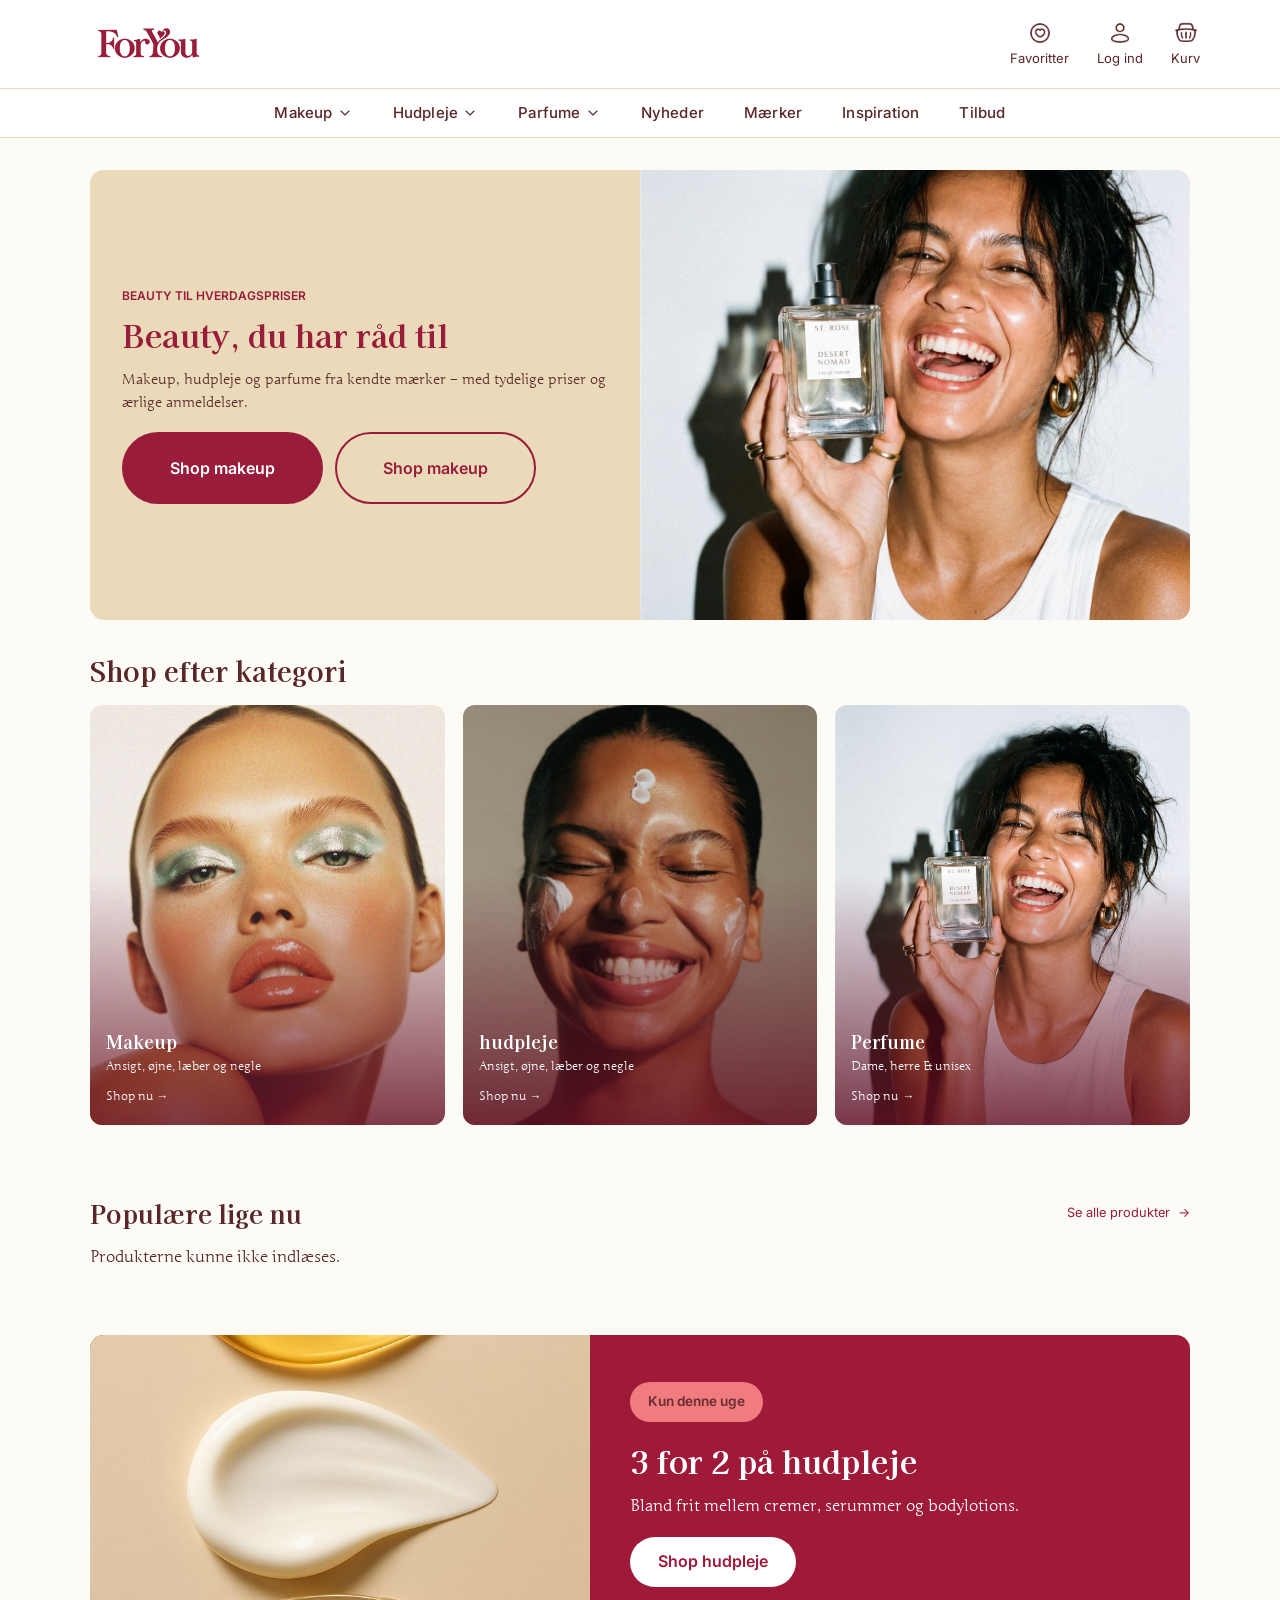
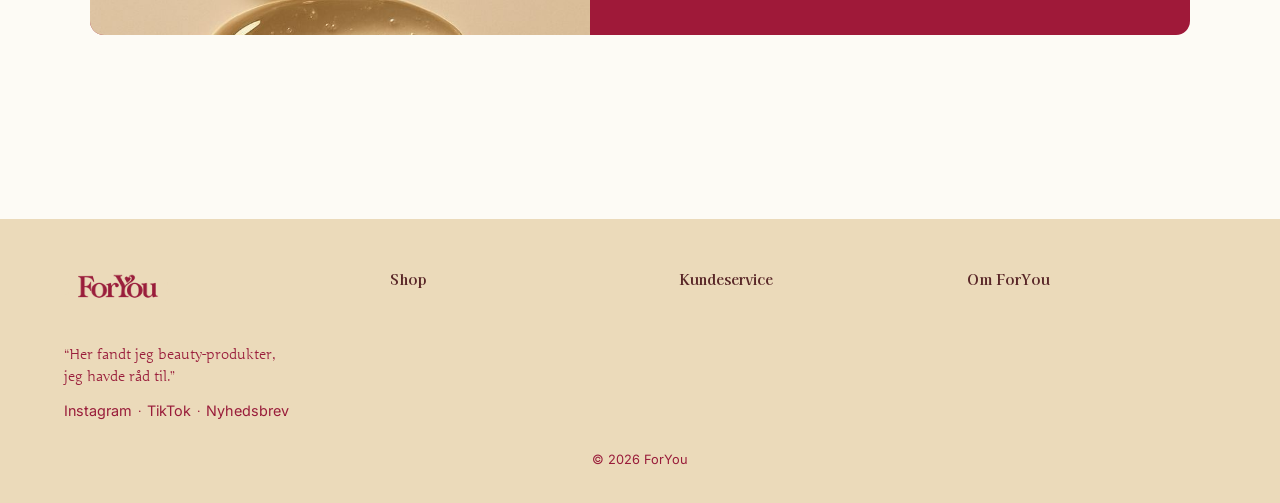
<file: index.html>
<!DOCTYPE html>
<html lang="da">

<head>
  <meta charset="UTF-8">
  <meta name="viewport" content="width=device-width, initial-scale=1.0">
  <title>ForYou – Forside</title>
  <link rel="icon" type="image/png" href="img/logo.png">

  <!-- Fonte -->
  <link rel="preconnect" href="https://fonts.googleapis.com">
  <link rel="preconnect" href="https://fonts.gstatic.com" crossorigin>
  <link rel="stylesheet"
    href="https://fonts.googleapis.com/css2?family=Baskervville+SC:wght@700&family=Inter:wght@400;500;600;700&family=Junge&family=Kaisei+Tokumin:wght@700&display=swap">

  <!-- CSS: fælles først, så sidens egen -->
  <link rel="stylesheet" href="style.css">
  <link rel="stylesheet" href="faelles.css">
  <link rel="stylesheet" href="footer.css">
  <link rel="stylesheet" href="index.css">

  <script src="faelles.js" defer></script>
  <script src="index.js" defer></script>
</head>

<body>

  <!-- ===== HEADER (samme på alle sider) ===== -->
  <header>
    <div class="hovedraekke">
      <div class="ikon_gruppe ikon_gruppe_venstre">
        <button class="ikon_knap menu_knap" aria-label="Åbn menu" aria-expanded="false">
          <svg class="ikon" viewBox="0 0 24 24" aria-hidden="true"><path d="M4 7h16M4 12h16M4 17h16" /></svg>
        </button>
        <a href="productlist.html?favoritter=1" class="ikon_knap" aria-label="Favoritter"><img src="img/ikon-hjerte.png" alt=""></a>
      </div>

      <a href="index.html" class="logo"><img src="img/logo.png" alt="ForYou – til forsiden"></a>

      <div class="ikon_gruppe">
        <a href="productlist.html?favoritter=1" class="ikon_knap desktop_ikon"><img src="img/ikon-hjerte.png" alt=""><span class="ikon_tekst">Favoritter</span></a>
        <a href="#" class="ikon_knap"><img src="img/ikon-bruger.png" alt=""><span class="ikon_tekst">Log ind</span><span class="sr_only">Log ind</span></a>
        <a href="kurv.html" class="ikon_knap"><img src="img/ikon-kurv.png" alt=""><span class="ikon_tekst">Kurv</span><span class="sr_only">Kurv</span><span class="kurv_antal" aria-label="varer i kurven"></span></a>
      </div>
    </div>

    <nav class="hovednavigation ui_tekst" aria-label="Hovedmenu">
      <button class="luk_menu" aria-label="Luk menu"><img src="img/ikon-luk.png" alt=""></button>
      <ul>
        <li><a href="productlist.html?kategori=makeup">Makeup <svg class="ikon" viewBox="0 0 24 24" aria-hidden="true"><path d="M6 9l6 6 6-6" /></svg></a></li>
        <li><a href="productlist.html?kategori=hudpleje">Hudpleje <svg class="ikon" viewBox="0 0 24 24" aria-hidden="true"><path d="M6 9l6 6 6-6" /></svg></a></li>
        <li><a href="productlist.html?kategori=parfume">Parfume <svg class="ikon" viewBox="0 0 24 24" aria-hidden="true"><path d="M6 9l6 6 6-6" /></svg></a></li>
        <li><a href="productlist.html?sort=nyeste">Nyheder</a></li>
        <li><a href="productlist.html">Mærker</a></li>
        <li><a href="index.html#inspiration">Inspiration</a></li>
        <li><a href="productlist.html?sort=rabat">Tilbud</a></li>
      </ul>
    </nav>
    <div class="menu_baggrund" hidden></div>
  </header>






  <!-- ===== INDHOLD ===== -->
  <main>
    <div class="section1">
      <img class="firstimg" src="img/hero.jpg" alt="hero">
      <div class="sec1div">
        <p>Beauty til hverdagspriser</p>
        <h1>Beauty, du har råd til</h1>
        <p>Makeup, hudpleje og parfume fra kendte mærker – med tydelige priser og ærlige anmeldelser.</p>
        <div class="bnt1">

          <button class="firstButton">
            <a href="productlist.html" class="knap">Shop makeup</a>
          </button>

          <button class="secondButton">
            <a href="productlist.html" class="knap">Shop makeup</a>
          </button>
        </div>
      </div>
    </div>



    <h2 class="h2_1">Shop efter kategori</h2>

    <!-- Slideshow container -->
    <div class="slideshow-container">

      <!-- Full-width images with number and caption text -->
      <div class="mySlides fade">
        <!-- <div class="numbertext">1 / 3</div> -->
        <img src="img/kategori-makeup.jpg" alt="makeup">
        <div class="text">
          <h3>Makeup</h3>
          <p>Ansigt, øjne, læber og negle</p>
          <a href="productlist.html" class="shop-link">
            Shop nu <span>→</span>
          </a>
        </div>
      </div>

      <div class="mySlides fade">
        <!-- <div class="numbertext">1 / 3</div> -->
        <img src="img/kategori-hudpleje.jpg" alt="hudpleje">
        <div class="text">
          <h3>hudpleje</h3>
          <p>Ansigt, øjne, læber og negle</p>
          <a href="productlist.html" class="shop-link">
            Shop nu <span>→</span>
          </a>
        </div>
      </div>

      <div class="mySlides fade">
        <!-- <div class="numbertext">1 / 3</div> -->
        <img src="img/hero.jpg" alt="perfume">
        <div class="text">
          <h3>Perfume</h3>
          <p>Dame, herre & unisex</p>
          <a href="productlist.html" class="shop-link">
            Shop nu <span>→</span>
          </a>
        </div>
      </div>

      <!-- Next and previous buttons -->
      <a class="prev" onclick="plusSlides(-1)">&#10094;</a>
      <a class="next" onclick="plusSlides(1)">&#10095;</a>
    </div>
    <br>

    <!-- The dots/circles -->
    <div style="text-align:center">
      <span class="dot" onclick="currentSlide(1)"></span>
      <span class="dot" onclick="currentSlide(2)"></span>
      <span class="dot" onclick="currentSlide(3)"></span>
    </div>


    <!-- Populære produkter -->
    <section class="populaere-produkter">
      <div class="produkt-overskrift">
        <h2>Populære lige nu</h2>
        <a href="productlist.html" class="se-alle">
          Se alle produkter <span>→</span>
        </a>
      </div>

      <div class="product_list_container">
        <!-- Produkterne indsættes med JavaScript -->
      </div>
    </section>




    <!-- Tilbud på hudpleje -->
    <section class="tilbud-kort">
      <img class="tilbud-billede" src="img/kampagne.jpg" alt="Creme og hudplejeprodukter">

      <div class="tilbud-indhold">
        <span class="tilbud-maerke">Kun denne uge</span>
        <h2>3 for 2 på hudpleje</h2>
        <p>
          Bland frit mellem cremer, serummer og bodylotions.
        </p>
        <a href="productlist.html" class="tilbud-knap">
          Shop hudpleje
        </a>
      </div>
    </section>



  </main>





  <!-- ===== FOOTER ===== -->
  <footer class="site-footer">

    <div class="footer_indhold">

      <!-- Logo og citat -->
      <div class="footer_brand">
        <a href="index.html" class="footer_logo">
          <img src="img/logo.png" alt="ForYou">
        </a>

        <p class="footer_citat">
          “Her fandt jeg beauty-produkter,<br>
          jeg havde råd til.”
        </p>

        <div class="footer_social">
          <a href="#">Instagram</a>
          <span>·</span>
          <a href="#">TikTok</a>
          <span>·</span>
          <a href="#">Nyhedsbrev</a>
        </div>
      </div>

      <!-- Shop -->
      <details class="footer_gruppe">
        <summary>Shop</summary>
        <ul>
          <li><a href="productlist.html">Makeup</a></li>
          <li><a href="productlist.html">Hudpleje</a></li>
          <li><a href="productlist.html">Parfume</a></li>
          <li><a href="productlist.html">Nyheder</a></li>
          <li><a href="productlist.html">Tilbud</a></li>
        </ul>
      </details>

      <!-- Kundeservice -->
      <details class="footer_gruppe">
        <summary>Kundeservice</summary>
        <ul>
          <li><a href="#">Kontakt os</a></li>
          <li><a href="#">Levering</a></li>
          <li><a href="#">Returnering</a></li>
          <li><a href="#">Spørgsmål &amp; svar</a></li>
          <li><a href="#">Handelsbetingelser</a></li>
        </ul>
      </details>

      <!-- Om ForYou -->
      <details class="footer_gruppe">
        <summary>Om ForYou</summary>
        <ul>
          <li><a href="#">Om os</a></li>
          <li><a href="#">Bæredygtighed</a></li>
          <li><a href="#">Privatlivspolitik</a></li>
          <li><a href="#">Cookies</a></li>
          <li><a href="#">Tilgængelighed</a></li>
        </ul>
      </details>

    </div>

    <p class="copyright">© 2026 ForYou</p>


  </footer>

</body>

</html>
</file>
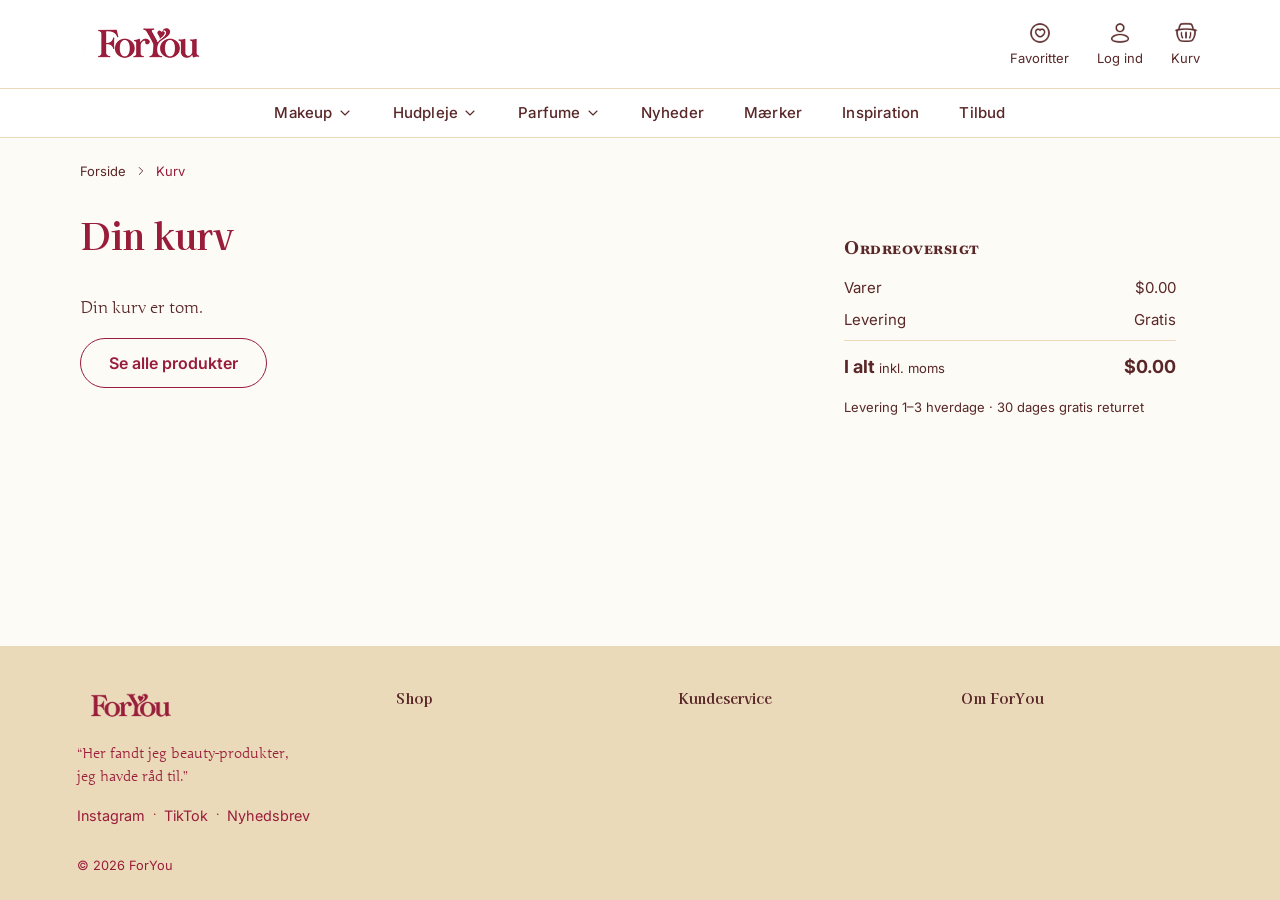
<file: kurv.html>
<!DOCTYPE html>
<html lang="da">

<head>
  <meta charset="UTF-8">
  <meta name="viewport" content="width=device-width, initial-scale=1.0">
  <meta name="description" content="Din kurv hos ForYou.">
  <title>ForYou – Kurv</title>
  <link rel="icon" type="image/png" href="img/logo.png">

  <!-- Fonte -->
  <link rel="preconnect" href="https://fonts.googleapis.com">
  <link rel="preconnect" href="https://fonts.gstatic.com" crossorigin>
  <link rel="stylesheet"
    href="https://fonts.googleapis.com/css2?family=Baskervville+SC:wght@700&family=Inter:wght@400;500;600;700&family=Junge&family=Kaisei+Tokumin:wght@700&display=swap">

  <!-- CSS: fælles først, så sidens egen -->
  <link rel="stylesheet" href="style.css">
  <link rel="stylesheet" href="faelles.css">
  <link rel="stylesheet" href="footer.css">
  <link rel="stylesheet" href="kurv.css">

  <script src="faelles.js" defer></script>
  <script src="kurv.js" defer></script>
</head>

<body>

  <!-- ===== HEADER (samme på alle sider) ===== -->
  <header>
    <div class="hovedraekke">
      <div class="ikon_gruppe ikon_gruppe_venstre">
        <button class="ikon_knap menu_knap" aria-label="Åbn menu" aria-expanded="false">
          <svg class="ikon" viewBox="0 0 24 24" aria-hidden="true"><path d="M4 7h16M4 12h16M4 17h16" /></svg>
        </button>
        <a href="productlist.html?favoritter=1" class="ikon_knap" aria-label="Favoritter"><img src="img/ikon-hjerte.png" alt=""></a>
      </div>

      <a href="index.html" class="logo"><img src="img/logo.png" alt="ForYou – til forsiden"></a>

      <div class="ikon_gruppe">
        <a href="productlist.html?favoritter=1" class="ikon_knap desktop_ikon"><img src="img/ikon-hjerte.png" alt=""><span class="ikon_tekst">Favoritter</span></a>
        <a href="#" class="ikon_knap"><img src="img/ikon-bruger.png" alt=""><span class="ikon_tekst">Log ind</span><span class="sr_only">Log ind</span></a>
        <a href="kurv.html" class="ikon_knap"><img src="img/ikon-kurv.png" alt=""><span class="ikon_tekst">Kurv</span><span class="sr_only">Kurv</span><span class="kurv_antal" aria-label="varer i kurven"></span></a>
      </div>
    </div>

    <nav class="hovednavigation ui_tekst" aria-label="Hovedmenu">
      <button class="luk_menu" aria-label="Luk menu"><img src="img/ikon-luk.png" alt=""></button>
      <ul>
        <li><a href="productlist.html?kategori=makeup">Makeup <svg class="ikon" viewBox="0 0 24 24" aria-hidden="true"><path d="M6 9l6 6 6-6" /></svg></a></li>
        <li><a href="productlist.html?kategori=hudpleje">Hudpleje <svg class="ikon" viewBox="0 0 24 24" aria-hidden="true"><path d="M6 9l6 6 6-6" /></svg></a></li>
        <li><a href="productlist.html?kategori=parfume">Parfume <svg class="ikon" viewBox="0 0 24 24" aria-hidden="true"><path d="M6 9l6 6 6-6" /></svg></a></li>
        <li><a href="productlist.html?sort=nyeste">Nyheder</a></li>
        <li><a href="productlist.html">Mærker</a></li>
        <li><a href="index.html#inspiration">Inspiration</a></li>
        <li><a href="productlist.html?sort=rabat">Tilbud</a></li>
      </ul>
    </nav>
    <div class="menu_baggrund" hidden></div>
  </header>

  <!-- ===== INDHOLD ===== -->
  <main>
    <nav class="broedkrumme wrapper" aria-label="Brødkrumme">
      <ol>
        <li class="kun_mobil"><a href="index.html"><svg class="ikon" viewBox="0 0 24 24" aria-hidden="true"><path d="M15 6l-6 6 6 6" /></svg>Fortsæt med at handle</a></li>
        <li class="kun_desktop"><a href="index.html">Forside</a><svg class="ikon" viewBox="0 0 24 24" aria-hidden="true"><path d="M9 6l6 6-6 6" /></svg></li>
        <li class="kun_desktop" aria-current="page">Kurv</li>
      </ol>
    </nav>

    <div class="kurv_side wrapper">
      <section class="kurv" aria-labelledby="kurv_overskrift">
        <h1 id="kurv_overskrift">Din kurv</h1>
        <ul class="kurv_liste"></ul>
      </section>

      <aside class="opsummering" aria-label="Opsummering">
        <h2>Ordreoversigt</h2>
        <dl>
          <div><dt>Varer</dt><dd class="sum_varer">$0.00</dd></div>
          <div><dt>Levering</dt><dd class="sum_levering">$0.00</dd></div>
          <div class="sum_rabat_raekke" hidden><dt>3 for 2 på hudpleje</dt><dd class="sum_rabat">-$0.00</dd></div>
          <div class="total"><dt>I alt <span>inkl. moms</span></dt><dd class="sum_total">$0.00</dd></div>
        </dl>
        <p class="fragt_besked"></p>
        <a href="#kasse" class="knap knap_primaer til_kassen">Gå til kassen</a>
      </aside>
    </div>

    <!-- ===== Kassen: html-valideret formular ===== -->
    <section class="kasse wrapper" id="kasse" aria-labelledby="kasse_overskrift">
      <h2 class="sektion_overskrift" id="kasse_overskrift">Kassen</h2>

      <form class="kasse_form" novalidate>
        <fieldset>
          <legend>Kontaktoplysninger</legend>
          <div class="felt_raekke">
            <label class="felt">
              <span>Fornavn *</span>
              <input type="text" name="fornavn" autocomplete="given-name" required minlength="2">
              <span class="fejl">Skriv dit fornavn</span>
            </label>
            <label class="felt">
              <span>Efternavn *</span>
              <input type="text" name="efternavn" autocomplete="family-name" required minlength="2">
              <span class="fejl">Skriv dit efternavn</span>
            </label>
          </div>
          <label class="felt">
            <span>E-mail *</span>
            <input type="email" name="email" autocomplete="email" required>
            <span class="fejl">Skriv en gyldig e-mail, fx navn@mail.dk</span>
          </label>
          <label class="felt">
            <span>Telefon *</span>
            <input type="tel" name="telefon" autocomplete="tel" required pattern="[0-9 ]{8,11}" placeholder="12 34 56 78">
            <span class="fejl">Skriv et telefonnummer på 8 cifre</span>
          </label>
        </fieldset>

        <fieldset>
          <legend>Leveringsadresse</legend>
          <label class="felt">
            <span>Adresse *</span>
            <input type="text" name="adresse" autocomplete="street-address" required>
            <span class="fejl">Skriv din adresse</span>
          </label>
          <div class="felt_raekke">
            <label class="felt felt_lille">
              <span>Postnr. *</span>
              <input type="text" name="postnr" autocomplete="postal-code" inputmode="numeric" required pattern="[0-9]{4}" maxlength="4">
              <span class="fejl">Postnummeret skal være 4 cifre</span>
            </label>
            <label class="felt">
              <span>By *</span>
              <input type="text" name="by" autocomplete="address-level2" required>
              <span class="fejl">Skriv din by</span>
            </label>
          </div>
        </fieldset>

        <fieldset class="betaling">
          <legend>Betaling</legend>
          <label class="valg"><input type="radio" name="betaling" value="MobilePay" required checked> MobilePay</label>
          <label class="valg"><input type="radio" name="betaling" value="Kort" required> Betalingskort</label>
          <label class="valg"><input type="radio" name="betaling" value="Apple Pay" required> Apple Pay</label>
        </fieldset>

        <label class="valg betingelser">
          <input type="checkbox" name="betingelser" required>
          <span>Jeg accepterer <a href="#">handelsbetingelserne</a> *</span>
        </label>
        <label class="valg">
          <input type="checkbox" name="nyhedsbrev">
          <span>Ja tak til nyhedsbrev med tilbud</span>
        </label>
        <span class="fejl betingelser_fejl">Du skal acceptere handelsbetingelserne</span>

        <button type="submit" class="knap knap_primaer bestil">Bestil</button>
      </form>
    </section>

    <!-- Vises når ordren er sendt -->
    <section class="tak wrapper" hidden aria-live="polite">
      <h2 class="sektion_overskrift">Tak for din bestilling!</h2>
      <p class="tak_tekst"></p>
      <a href="index.html" class="knap knap_outline">Tilbage til forsiden</a>
    </section>
  </main>

  <!-- ===== FOOTER ===== -->
  <footer class="site-footer">

    <div class="footer_indhold">

      <!-- Logo og citat -->
      <div class="footer_brand">
        <a href="index.html" class="footer_logo">
          <img src="img/logo.png" alt="ForYou">
        </a>

        <p class="footer_citat">
          “Her fandt jeg beauty-produkter,<br>
          jeg havde råd til.”
        </p>

        <div class="footer_social">
          <a href="#">Instagram</a>
          <span>·</span>
          <a href="#">TikTok</a>
          <span>·</span>
          <a href="#">Nyhedsbrev</a>
        </div>
      </div>

      <!-- Shop -->
      <details class="footer_gruppe">
        <summary>Shop</summary>
        <ul>
          <li><a href="productlist.html">Makeup</a></li>
          <li><a href="productlist.html">Hudpleje</a></li>
          <li><a href="productlist.html">Parfume</a></li>
          <li><a href="productlist.html">Nyheder</a></li>
          <li><a href="productlist.html">Tilbud</a></li>
        </ul>
      </details>

      <!-- Kundeservice -->
      <details class="footer_gruppe">
        <summary>Kundeservice</summary>
        <ul>
          <li><a href="#">Kontakt os</a></li>
          <li><a href="#">Levering</a></li>
          <li><a href="#">Returnering</a></li>
          <li><a href="#">Spørgsmål &amp; svar</a></li>
          <li><a href="#">Handelsbetingelser</a></li>
        </ul>
      </details>

      <!-- Om ForYou -->
      <details class="footer_gruppe">
        <summary>Om ForYou</summary>
        <ul>
          <li><a href="#">Om os</a></li>
          <li><a href="#">Bæredygtighed</a></li>
          <li><a href="#">Privatlivspolitik</a></li>
          <li><a href="#">Cookies</a></li>
          <li><a href="#">Tilgængelighed</a></li>
        </ul>
      </details>

    </div>

    <p class="copyright">© 2026 ForYou</p>


  </footer>

</body>

</html>
</file>
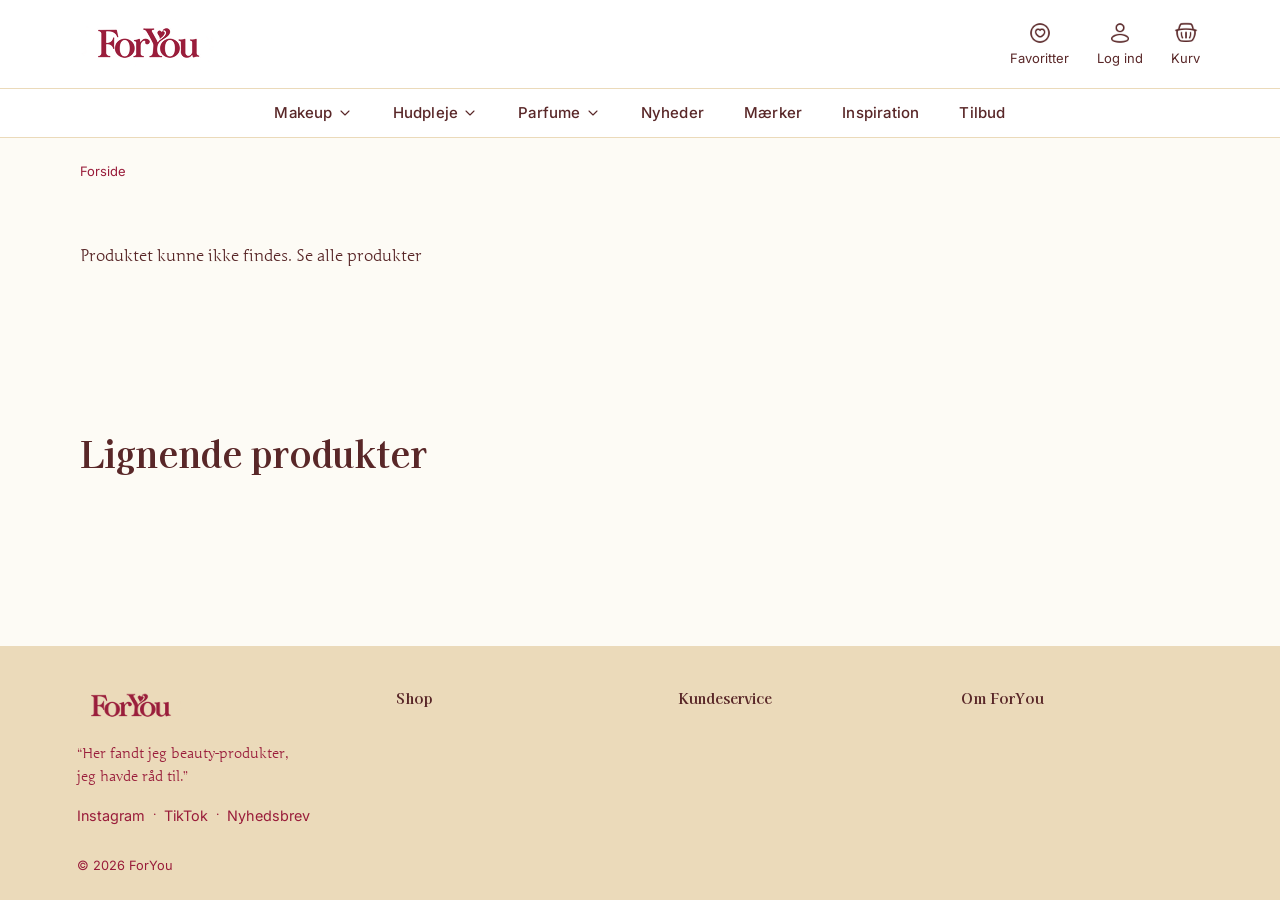
<file: productdetails.html>
<!DOCTYPE html>
<html lang="da">

<head>
  <meta charset="UTF-8">
  <meta name="viewport" content="width=device-width, initial-scale=1.0">
  <meta name="description" content="Produkt hos ForYou – beauty, du har råd til.">
  <title>ForYou – Produkt</title>
  <link rel="icon" type="image/png" href="img/logo.png">

  <!-- Fonte -->
  <link rel="preconnect" href="https://fonts.googleapis.com">
  <link rel="preconnect" href="https://fonts.gstatic.com" crossorigin>
  <link rel="stylesheet"
    href="https://fonts.googleapis.com/css2?family=Baskervville+SC:wght@700&family=Inter:wght@400;500;600;700&family=Junge&family=Kaisei+Tokumin:wght@700&display=swap">

  <!-- CSS: fælles først, så sidens egen -->
  <link rel="stylesheet" href="style.css">
  <link rel="stylesheet" href="faelles.css">
  <link rel="stylesheet" href="footer.css">
  <link rel="stylesheet" href="productdetails.css">

  <script src="faelles.js" defer></script>
  <script src="productdetails.js" defer></script>
</head>

<body>

  <!-- ===== HEADER (samme på alle sider) ===== -->
  <header>
    <div class="hovedraekke">
      <div class="ikon_gruppe ikon_gruppe_venstre">
        <button class="ikon_knap menu_knap" aria-label="Åbn menu" aria-expanded="false">
          <svg class="ikon" viewBox="0 0 24 24" aria-hidden="true"><path d="M4 7h16M4 12h16M4 17h16" /></svg>
        </button>
        <a href="productlist.html?favoritter=1" class="ikon_knap" aria-label="Favoritter"><img src="img/ikon-hjerte.png" alt=""></a>
      </div>

      <a href="index.html" class="logo"><img src="img/logo.png" alt="ForYou – til forsiden"></a>

      <div class="ikon_gruppe">
        <a href="productlist.html?favoritter=1" class="ikon_knap desktop_ikon"><img src="img/ikon-hjerte.png" alt=""><span class="ikon_tekst">Favoritter</span></a>
        <a href="#" class="ikon_knap"><img src="img/ikon-bruger.png" alt=""><span class="ikon_tekst">Log ind</span><span class="sr_only">Log ind</span></a>
        <a href="kurv.html" class="ikon_knap"><img src="img/ikon-kurv.png" alt=""><span class="ikon_tekst">Kurv</span><span class="sr_only">Kurv</span><span class="kurv_antal" aria-label="varer i kurven"></span></a>
      </div>
    </div>

    <nav class="hovednavigation ui_tekst" aria-label="Hovedmenu">
      <button class="luk_menu" aria-label="Luk menu"><img src="img/ikon-luk.png" alt=""></button>
      <ul>
        <li><a href="productlist.html?kategori=makeup">Makeup <svg class="ikon" viewBox="0 0 24 24" aria-hidden="true"><path d="M6 9l6 6 6-6" /></svg></a></li>
        <li><a href="productlist.html?kategori=hudpleje">Hudpleje <svg class="ikon" viewBox="0 0 24 24" aria-hidden="true"><path d="M6 9l6 6 6-6" /></svg></a></li>
        <li><a href="productlist.html?kategori=parfume">Parfume <svg class="ikon" viewBox="0 0 24 24" aria-hidden="true"><path d="M6 9l6 6 6-6" /></svg></a></li>
        <li><a href="productlist.html?sort=nyeste">Nyheder</a></li>
        <li><a href="productlist.html">Mærker</a></li>
        <li><a href="index.html#inspiration">Inspiration</a></li>
        <li><a href="productlist.html?sort=rabat">Tilbud</a></li>
      </ul>
    </nav>
    <div class="menu_baggrund" hidden></div>
  </header>

  <!-- ===== INDHOLD ===== -->
  <main>
    <nav class="broedkrumme wrapper" aria-label="Brødkrumme">
      <ol>
        <li class="kun_mobil"><a href="index.html"><svg class="ikon" viewBox="0 0 24 24" aria-hidden="true"><path d="M15 6l-6 6 6 6" /></svg>Forside</a></li>
        <li class="kun_desktop"><a href="index.html">Forside</a></li>
      </ol>
    </nav>

    <div class="product_container wrapper">
      <p class="tom_besked">Henter produkt…</p>
    </div>

    <section class="lignende wrapper" aria-labelledby="lignende_overskrift">
      <h2 class="sektion_overskrift" id="lignende_overskrift">Lignende produkter</h2>
      <div class="produkt_grid lignende_container"></div>
    </section>
  </main>

  <!-- ===== FOOTER ===== -->
  <footer class="site-footer">

    <div class="footer_indhold">

      <!-- Logo og citat -->
      <div class="footer_brand">
        <a href="index.html" class="footer_logo">
          <img src="img/logo.png" alt="ForYou">
        </a>

        <p class="footer_citat">
          “Her fandt jeg beauty-produkter,<br>
          jeg havde råd til.”
        </p>

        <div class="footer_social">
          <a href="#">Instagram</a>
          <span>·</span>
          <a href="#">TikTok</a>
          <span>·</span>
          <a href="#">Nyhedsbrev</a>
        </div>
      </div>

      <!-- Shop -->
      <details class="footer_gruppe">
        <summary>Shop</summary>
        <ul>
          <li><a href="productlist.html">Makeup</a></li>
          <li><a href="productlist.html">Hudpleje</a></li>
          <li><a href="productlist.html">Parfume</a></li>
          <li><a href="productlist.html">Nyheder</a></li>
          <li><a href="productlist.html">Tilbud</a></li>
        </ul>
      </details>

      <!-- Kundeservice -->
      <details class="footer_gruppe">
        <summary>Kundeservice</summary>
        <ul>
          <li><a href="#">Kontakt os</a></li>
          <li><a href="#">Levering</a></li>
          <li><a href="#">Returnering</a></li>
          <li><a href="#">Spørgsmål &amp; svar</a></li>
          <li><a href="#">Handelsbetingelser</a></li>
        </ul>
      </details>

      <!-- Om ForYou -->
      <details class="footer_gruppe">
        <summary>Om ForYou</summary>
        <ul>
          <li><a href="#">Om os</a></li>
          <li><a href="#">Bæredygtighed</a></li>
          <li><a href="#">Privatlivspolitik</a></li>
          <li><a href="#">Cookies</a></li>
          <li><a href="#">Tilgængelighed</a></li>
        </ul>
      </details>

    </div>

    <p class="copyright">© 2026 ForYou</p>


  </footer>

</body>

</html>
</file>
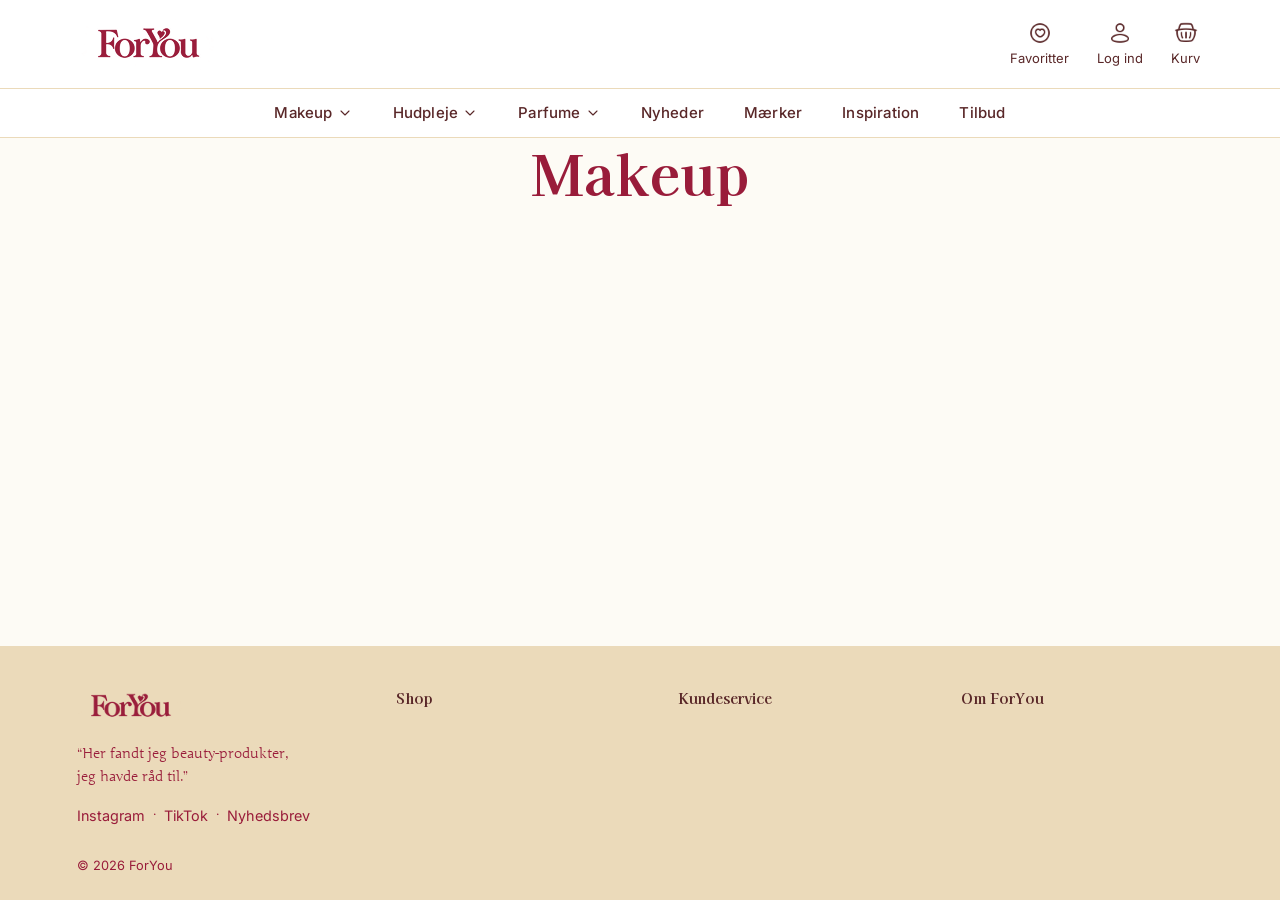
<file: productlist.html>
<!DOCTYPE html>
<html lang="da">

<head>
  <meta charset="UTF-8">
  <meta name="viewport" content="width=device-width, initial-scale=1.0">
  <title>ForYou – Produkter</title>
  <link rel="icon" type="image/png" href="img/logo.png">

  <!-- Fonte -->
  <link rel="preconnect" href="https://fonts.googleapis.com">
  <link rel="preconnect" href="https://fonts.gstatic.com" crossorigin>
  <link rel="stylesheet"
    href="https://fonts.googleapis.com/css2?family=Baskervville+SC:wght@700&family=Inter:wght@400;500;600;700&family=Junge&family=Kaisei+Tokumin:wght@700&display=swap">

  <!-- CSS: fælles først, så sidens egen -->
  <link rel="stylesheet" href="style.css">
  <link rel="stylesheet" href="faelles.css">
  <link rel="stylesheet" href="footer.css">
  <link rel="stylesheet" href="productlist.css">

  <script src="faelles.js" defer></script>
  <script src="productlist.js" defer></script>
</head>

<body>

  <!-- ===== HEADER (samme på alle sider) ===== -->
  <header>
    <div class="hovedraekke">
      <div class="ikon_gruppe ikon_gruppe_venstre">
        <button class="ikon_knap menu_knap" aria-label="Åbn menu" aria-expanded="false">
          <svg class="ikon" viewBox="0 0 24 24" aria-hidden="true"><path d="M4 7h16M4 12h16M4 17h16" /></svg>
        </button>
        <a href="productlist.html?favoritter=1" class="ikon_knap" aria-label="Favoritter"><img src="img/ikon-hjerte.png" alt=""></a>
      </div>

      <a href="index.html" class="logo"><img src="img/logo.png" alt="ForYou – til forsiden"></a>

      <div class="ikon_gruppe">
        <a href="productlist.html?favoritter=1" class="ikon_knap desktop_ikon"><img src="img/ikon-hjerte.png" alt=""><span class="ikon_tekst">Favoritter</span></a>
        <a href="#" class="ikon_knap"><img src="img/ikon-bruger.png" alt=""><span class="ikon_tekst">Log ind</span><span class="sr_only">Log ind</span></a>
        <a href="kurv.html" class="ikon_knap"><img src="img/ikon-kurv.png" alt=""><span class="ikon_tekst">Kurv</span><span class="sr_only">Kurv</span><span class="kurv_antal" aria-label="varer i kurven"></span></a>
      </div>
    </div>

    <nav class="hovednavigation ui_tekst" aria-label="Hovedmenu">
      <button class="luk_menu" aria-label="Luk menu"><img src="img/ikon-luk.png" alt=""></button>
      <ul>
        <li><a href="productlist.html?kategori=makeup">Makeup <svg class="ikon" viewBox="0 0 24 24" aria-hidden="true"><path d="M6 9l6 6 6-6" /></svg></a></li>
        <li><a href="productlist.html?kategori=hudpleje">Hudpleje <svg class="ikon" viewBox="0 0 24 24" aria-hidden="true"><path d="M6 9l6 6 6-6" /></svg></a></li>
        <li><a href="productlist.html?kategori=parfume">Parfume <svg class="ikon" viewBox="0 0 24 24" aria-hidden="true"><path d="M6 9l6 6 6-6" /></svg></a></li>
        <li><a href="productlist.html?sort=nyeste">Nyheder</a></li>
        <li><a href="productlist.html">Mærker</a></li>
        <li><a href="index.html#inspiration">Inspiration</a></li>
        <li><a href="productlist.html?sort=rabat">Tilbud</a></li>
      </ul>
    </nav>
    <div class="menu_baggrund" hidden></div>
  </header>

  <!-- ===== INDHOLD ===== -->
  <main class="wrapper">
    <h1>Makeup</h1>
    <div class="product_list_container"></div>
  </main>

  <!-- ===== FOOTER ===== -->
  <footer class="site-footer">

    <div class="footer_indhold">

      <!-- Logo og citat -->
      <div class="footer_brand">
        <a href="index.html" class="footer_logo">
          <img src="img/logo.png" alt="ForYou">
        </a>

        <p class="footer_citat">
          “Her fandt jeg beauty-produkter,<br>
          jeg havde råd til.”
        </p>

        <div class="footer_social">
          <a href="#">Instagram</a>
          <span>·</span>
          <a href="#">TikTok</a>
          <span>·</span>
          <a href="#">Nyhedsbrev</a>
        </div>
      </div>

      <!-- Shop -->
      <details class="footer_gruppe">
        <summary>Shop</summary>
        <ul>
          <li><a href="productlist.html">Makeup</a></li>
          <li><a href="productlist.html">Hudpleje</a></li>
          <li><a href="productlist.html">Parfume</a></li>
          <li><a href="productlist.html">Nyheder</a></li>
          <li><a href="productlist.html">Tilbud</a></li>
        </ul>
      </details>

      <!-- Kundeservice -->
      <details class="footer_gruppe">
        <summary>Kundeservice</summary>
        <ul>
          <li><a href="#">Kontakt os</a></li>
          <li><a href="#">Levering</a></li>
          <li><a href="#">Returnering</a></li>
          <li><a href="#">Spørgsmål &amp; svar</a></li>
          <li><a href="#">Handelsbetingelser</a></li>
        </ul>
      </details>

      <!-- Om ForYou -->
      <details class="footer_gruppe">
        <summary>Om ForYou</summary>
        <ul>
          <li><a href="#">Om os</a></li>
          <li><a href="#">Bæredygtighed</a></li>
          <li><a href="#">Privatlivspolitik</a></li>
          <li><a href="#">Cookies</a></li>
          <li><a href="#">Tilgængelighed</a></li>
        </ul>
      </details>

    </div>

    <p class="copyright">© 2026 ForYou</p>


  </footer>

</body>

</html>
</file>
<file: style.css>
/* =====================================================
   FÆLLES STYLES – bruges på ALLE sider
   Ret farver og fonte her, så ændres de overalt.
   Side-specifik CSS skrives i fx index.css
   ===================================================== */

/* ===== Farver og fonte ===== */
:root {
  /* Farver fra Figma (klikbar protoype) */
  --bordeaux: #991c3a; /* knapper, links, priser, H1 */
  --brun: #592728; /* brødtekst, overskrifter, ikoner */
  --beige: #ebdaba; /* hero, søgefelt, kort, footer */
  --koral: #ed7b7c; /* tilbuds-labels */
  --creme: #fdfbf5; /* sidebaggrund */
  --hvid: #ffffff; /* header og produktkort */

  /* Fonte (hentes fra Google Fonts i <head>) */
  --font-overskrift: "Kaisei Tokumin", serif;
  --font-kort: "Baskervville SC", serif; /* kortoverskrifter */
  --font-broed: "Junge", serif;
  --font-ui: "Inter", system-ui, sans-serif;

  /* Afstande */
  --luft-s: 0.5rem;
  --luft-m: 1rem;
  --luft-l: 2rem;
  --max-bredde: 1200px;
}

/* ===== Nulstilling ===== */
*,
*::before,
*::after {
  box-sizing: border-box;
  margin: 0;
  padding: 0;
}

img {
  display: block;
  max-width: 100%;
}

body {
  font-family: var(--font-broed);
  line-height: 1.6;
  color: var(--brun);
  background-color: var(--creme);
  min-height: 100vh;
  display: flex;
  flex-direction: column;
}

main {
  flex: 1; /* skubber footeren ned i bunden */
}

/* ===== Typografi ===== */
h1,
h2,
h3 {
  font-family: var(--font-overskrift);
  color: var(--brun);
  line-height: 1.2;
  margin-bottom: var(--luft-m);
}

h1 {
  font-size: clamp(2rem, 5vw, 3.5rem);
  color: var(--bordeaux);
}
h2 {
  font-size: clamp(1.5rem, 4vw, 2rem);
}
h3 {
  font-size: 1.25rem;
}

p {
  margin-bottom: var(--luft-m);
}

a {
  color: var(--bordeaux);
}

a:hover {
  color: var(--brun);
}

/* ===== Hjælpeklasser ===== */
.wrapper {
  max-width: var(--max-bredde);
  margin-inline: auto;
  padding: var(--luft-l) var(--luft-m);
}

/* .knap {
  display: inline-block;
  font-family: var(--font-ui);
  font-weight: 600;
  text-decoration: none;
  color: var(--hvid);
  background-color: var(--bordeaux);
  padding: 0.75rem 1.5rem;
  border: none;
  border-radius: 999px;
  cursor: pointer;
}

.knap:hover {
  color: var(--hvid);
  background-color: var(--brun);
} */

/* ===== Header ===== */
header {
  background-color: var(--hvid);
  border-bottom: 3px solid var(--beige);
}

.header_indhold {
  max-width: var(--max-bredde);
  margin-inline: auto;
  padding: var(--luft-m);
  display: flex;
  flex-wrap: wrap;
  align-items: center;
  justify-content: space-between;
  gap: var(--luft-m);
}

.logo img {
  height: 40px;
  width: auto;
}

header nav ul {
  list-style: none;
  display: flex;
  flex-wrap: wrap;
  gap: var(--luft-m);
}

header nav a {
  font-family: var(--font-ui);
  font-weight: 500;
  text-decoration: none;
  color: var(--brun);
}

header nav a:hover {
  color: var(--bordeaux);
}

/* ===== Footer ===== */
footer {
  background-color: var(--beige);
  margin-top: var(--luft-l);
}

.footer_indhold {
  max-width: var(--max-bredde);
  margin-inline: auto;
  padding: var(--luft-l) var(--luft-m);
  display: grid;
  grid-template-columns: repeat(auto-fit, minmax(180px, 1fr));
  gap: var(--luft-l);
}

footer h3 {
  font-size: 1rem;
}

footer ul {
  list-style: none;
}

footer a {
  font-family: var(--font-ui);
  font-size: 0.9rem;
  text-decoration: none;
  color: var(--brun);
}

.copyright {
  text-align: center;
  font-family: var(--font-ui);
  font-size: 0.8rem;
  padding: var(--luft-m);
  margin: 0;
}
</file>
<file: faelles.css>
/* =====================================================
   FÆLLES KOMPONENTER – bruges på kurv og produktside
   (menu, knapper, labels, stjerner, produktkort, brødkrumme, toast)
   Indlæses efter style.css
   ===================================================== */

[hidden] {
  display: none !important;
}

/* Kun for skærmlæsere */
.sr_only {
  position: absolute;
  width: 1px;
  height: 1px;
  overflow: hidden;
  clip: rect(0 0 0 0);
  white-space: nowrap;
}

svg.ikon {
  flex-shrink: 0;
  fill: none;
  stroke: currentColor;
  stroke-width: 1.6;
  stroke-linecap: round;
  stroke-linejoin: round;
}

.ui_tekst {
  font-family: var(--font-ui);
  font-size: 15px;
  font-weight: 500;
  line-height: 20px;
  letter-spacing: 0.2px;
}

/* ===== Header (mobil) ===== */
header {
  position: sticky;
  top: 0;
  z-index: 20;
  color: var(--brun);
  background-color: var(--hvid);
  border-bottom: none;
}

header a {
  color: inherit;
  text-decoration: none;
}

header ul {
  list-style: none;
}

.hovedraekke {
  display: flex;
  justify-content: space-between;
  align-items: center;
  max-width: 1440px;
  height: 60px;
  margin-inline: auto;
  padding: 8px;
}

.logo img {
  width: 104px;
  height: 39px;
  object-fit: contain;
}

.ikon_gruppe {
  display: flex;
  width: 88px;
}

.ikon_knap {
  position: relative;
  display: flex;
  flex-direction: column;
  align-items: center;
  gap: 4px;
  padding: 10px;
  font-family: var(--font-ui);
  font-size: 13px;
  line-height: 18px;
  color: var(--brun);
  border: none;
  background: none;
  cursor: pointer;
}

.ikon_knap img {
  width: 24px;
  height: 24px;
}

.ikon_knap .ikon_tekst {
  display: none;
}

.menu_knap svg {
  width: 24px;
  height: 24px;
  stroke: var(--brun);
}

.kurv_antal {
  position: absolute;
  top: 4px;
  left: 26px;
  min-width: 19px;
  padding: 1px 5px;
  font-family: var(--font-ui);
  font-size: 13px;
  font-weight: 600;
  line-height: 16px;
  letter-spacing: 0.3px;
  text-align: center;
  color: var(--hvid);
  background-color: var(--bordeaux);
  border-radius: 999px;
}

.kurv_antal:empty {
  display: none;
}

/* Bump-animation når der lægges noget i kurven */
.kurv_antal.bump {
  animation: bump 0.4s ease;
}

@keyframes bump {
  50% {
    transform: scale(1.35);
  }
}

.desktop_ikon {
  display: none;
}

/* Hovednavigationen bliver til en skuffe på mobil */
.hovednavigation {
  position: fixed;
  inset: 0 auto 0 0;
  z-index: 30;
  width: min(320px, 85vw);
  padding: 16px;
  background-color: var(--hvid);
  box-shadow: 0 0 24px rgba(58, 0, 16, 0.12);
  transform: translateX(-105%);
  transition: transform 0.3s ease;
}

.hovednavigation.aaben {
  transform: none;
}

.luk_menu {
  display: block;
  margin: 0 0 16px auto;
  padding: 10px;
  border: none;
  background: none;
  cursor: pointer;
}

.luk_menu img {
  width: 24px;
  height: 24px;
}

.hovednavigation ul {
  display: flex;
  flex-direction: column;
  gap: 0;
}

.hovednavigation a {
  display: flex;
  align-items: center;
  gap: 4px;
  padding: 14px 16px;
  font-family: var(--font-ui);
  color: var(--brun);
}

.hovednavigation a svg {
  display: none;
  width: 16px;
  height: 16px;
}

.hovednavigation a:hover,
.hovednavigation a[aria-current="page"] {
  color: var(--bordeaux);
  text-decoration: underline;
  text-underline-offset: 4px;
}

.menu_baggrund {
  position: fixed;
  inset: 0;
  z-index: 25;
  background-color: rgba(89, 39, 40, 0.3);
}

/* ===== Header (desktop) ===== */
@media (min-width: 900px) {
  .hovedraekke {
    height: 88px;
    padding: 18px 80px;
  }

  .logo img {
    width: 140px;
    height: 52px;
  }

  .ikon_gruppe {
    width: auto;
    gap: 28px;
  }

  .menu_knap {
    display: none;
  }

  .desktop_ikon {
    display: flex;
  }

  .ikon_gruppe_venstre {
    display: none;
  }

  .ikon_knap {
    padding: 0;
  }

  .ikon_knap .ikon_tekst {
    display: block;
  }

  .kurv_antal {
    top: -6px;
    left: auto;
    right: -19px;
    min-width: 21px;
    padding: 2px 6px;
    background-color: var(--brun);
  }

  .hovednavigation {
    position: static;
    width: auto;
    padding: 0 80px;
    border-top: 1px solid var(--beige);
    border-bottom: 1px solid var(--beige);
    box-shadow: none;
    transform: none;
    transition: none;
  }

  .luk_menu,
  .menu_baggrund {
    display: none;
  }

  .hovednavigation ul {
    flex-direction: row;
    justify-content: center;
    gap: 8px;
  }

  .hovednavigation a svg {
    display: block;
  }
}

/* ===== Nulstilling inde i main ===== */
main h1,
main h2,
main h3,
main p {
  margin-bottom: 0;
}

main ul,
main ol {
  list-style: none;
}

main a {
  color: inherit;
  text-decoration: none;
}

main a:hover {
  color: inherit;
}

button,
input,
select {
  font-family: inherit;
  font-size: inherit;
  color: inherit;
}

button {
  border: none;
  background: none;
  cursor: pointer;
}

:focus-visible {
  outline: 2px solid var(--bordeaux);
  outline-offset: 2px;
}

/* Sektioner har samme bredde og luft på alle sider */
.wrapper {
  max-width: 1440px;
  margin-inline: auto;
  padding: 0 16px;
}

/* ===== Typografi ===== */
.label_tekst {
  font-family: var(--font-ui);
  font-size: 13px;
  font-weight: 600;
  line-height: 16px;
  letter-spacing: 0.3px;
  text-transform: uppercase;
}

.sektion_overskrift {
  font-family: var(--font-overskrift);
  font-size: 26px;
  font-weight: 700;
  line-height: 34px;
  letter-spacing: -0.2px;
}

.pil_link {
  display: inline-flex;
  align-items: center;
  gap: 6px;
}

.pil_link svg {
  width: 18px;
  height: 18px;
}

.pil_link:hover {
  text-decoration: underline;
}

/* ===== Brødkrumme ===== */
.broedkrumme ol {
  display: flex;
  flex-wrap: wrap;
  align-items: center;
  gap: 6px;
  padding-block: 12px;
  font-family: var(--font-ui);
  font-size: 13px;
  line-height: 18px;
}

.broedkrumme li {
  display: flex;
  align-items: center;
  gap: 6px;
}

.broedkrumme svg {
  width: 14px;
  height: 14px;
}

.broedkrumme a:hover {
  text-decoration: underline;
}

/* På mobil vises kun et link tilbage */
.broedkrumme .kun_desktop {
  display: none;
}

/* ===== Knapper ===== */
.knap {
  display: inline-flex;
  justify-content: center;
  align-items: center;
  gap: 8px;
  min-height: 48px;
  padding: 14px 28px;
  font-family: var(--font-ui);
  font-size: 16px;
  font-weight: 600;
  line-height: 20px;
  text-align: center;
  border-radius: 999px;
  cursor: pointer;
  transition: background-color 0.2s, color 0.2s;
}

.knap_outline {
  color: var(--bordeaux);
  border: 1.5px solid var(--bordeaux);
}

main .knap_outline:hover {
  color: var(--hvid);
  background-color: var(--bordeaux);
}

.knap_primaer,
main .knap_primaer:hover {
  color: var(--hvid);
}

.knap_primaer {
  background-color: var(--bordeaux);
}

.knap_primaer:hover {
  background-color: var(--brun);
}

/* ===== Labels ===== */
.label {
  display: inline-block;
  padding: 5px 10px;
  font-family: var(--font-ui);
  font-size: 13px;
  font-weight: 600;
  line-height: 16px;
  letter-spacing: 0.3px;
  color: var(--hvid);
  background-color: var(--koral);
  border-radius: 999px;
}

.label_moerk {
  background-color: var(--bordeaux);
}

/* ===== Stjerner ===== */
.stjerner {
  display: flex;
  gap: 2px;
}

.stjerner svg {
  width: 14px;
  height: 14px;
  padding: 1.5px;
  fill: var(--bordeaux);
}

.stjerner svg.tom {
  opacity: 0.25;
}

/* ===== Favorit-knap (hjerte) ===== */
.favorit_knap {
  display: flex;
  justify-content: center;
  align-items: center;
  width: 36px;
  height: 36px;
  background-color: var(--hvid);
  border-radius: 999px;
}

.favorit_knap svg {
  width: 20px;
  height: 20px;
  fill: none;
  stroke: var(--brun);
  stroke-width: 1.8;
  transition: fill 0.2s;
}

.favorit_knap.valgt svg {
  fill: var(--bordeaux);
  stroke: var(--bordeaux);
}

/* ===== Produktkort ===== */
.produkt_grid {
  display: grid;
  grid-template-columns: repeat(2, minmax(0, 1fr));
  gap: 12px;
}

.produktkort {
  position: relative;
  display: flex;
  flex-direction: column;
  overflow: hidden;
  background-color: var(--hvid);
  border: 1px solid var(--beige);
  border-radius: 16px;
}

.billedomraade {
  aspect-ratio: 1 / 1;
  background-color: var(--beige);
}

.billedomraade img {
  width: 100%;
  height: 100%;
  object-fit: cover;
  transition: transform 0.4s ease;
}

.produktkort:hover .billedomraade img {
  transform: scale(1.04);
}

.billedomraade .label {
  position: absolute;
  top: 8px;
  left: 8px;
}

.billedomraade .favorit_knap {
  position: absolute;
  top: 8px;
  right: 8px;
  z-index: 1;
}

.produktkort .info {
  display: flex;
  flex-direction: column;
  flex-grow: 1;
  gap: 6px;
  padding: 12px 12px 14px;
}

.produktkort h3 {
  min-height: 48px;
  font-family: var(--font-broed);
  font-size: 16px;
  font-weight: 400;
  line-height: 24px;
}

/* Hele kortet kan klikkes via navnet */
.produktkort h3 a::after {
  content: "";
  position: absolute;
  inset: 0;
}

.produktkort h3 a:hover {
  text-decoration: underline;
}

.rating {
  display: flex;
  align-items: center;
  gap: 2px;
  font-family: var(--font-ui);
  font-size: 13px;
  line-height: 18px;
}

.rating .stjerner {
  margin-right: 2px;
}

.pris {
  display: flex;
  align-items: baseline;
  gap: 8px;
}

.pris .ny_pris {
  font-family: var(--font-ui);
  font-size: 18px;
  font-weight: 700;
  line-height: 24px;
  color: var(--bordeaux);
}

.pris .foer_pris {
  font-family: var(--font-ui);
  font-size: 13px;
  line-height: 18px;
  text-decoration: line-through;
  color: var(--brun);
}

/* Knappen ligger over linket, så den stadig kan klikkes */
.produktkort .knap {
  position: relative;
  z-index: 1;
  width: 100%;
  margin-top: auto;
}

.produktkort .info .afstand {
  height: 6px;
}

/* ===== Besked når noget lægges i kurven ===== */
.toast {
  position: fixed;
  left: 50%;
  bottom: 24px;
  z-index: 40;
  display: flex;
  align-items: center;
  gap: 12px;
  padding: 12px 20px;
  font-family: var(--font-ui);
  font-size: 15px;
  font-weight: 500;
  color: var(--hvid);
  background-color: var(--bordeaux);
  border-radius: 999px;
  box-shadow: 0 4px 16px rgba(58, 0, 16, 0.12);
  transform: translate(-50%, 150%);
  transition: transform 0.3s ease;
}

.toast.vis {
  transform: translate(-50%, 0);
}

.toast a {
  color: var(--hvid);
  text-decoration: underline;
}

.tom_besked {
  grid-column: 1 / -1;
  padding: 40px 0;
  text-align: center;
}

/* ===== Desktop ===== */
@media (min-width: 900px) {
  .wrapper {
    padding-inline: 80px;
  }

  .sektion_overskrift {
    font-size: 36px;
    line-height: 44px;
  }

  /* Brødkrumme */
  .broedkrumme ol {
    gap: 8px;
    padding-block: 24px 0;
  }

  .broedkrumme li {
    gap: 8px;
  }

  .broedkrumme .kun_mobil {
    display: none;
  }

  .broedkrumme .kun_desktop {
    display: flex;
  }

  .broedkrumme li:not(:last-child) {
    color: var(--brun);
  }

  .broedkrumme li:last-child {
    color: var(--bordeaux);
  }

  /* Produktkort */
  .produkt_grid {
    grid-template-columns: repeat(auto-fill, minmax(240px, 1fr));
    gap: 24px;
  }

  .produktkort {
    border-color: var(--beige);
  }

  .billedomraade {
    height: 300px;
    aspect-ratio: auto;
  }

  .billedomraade .label {
    top: 12px;
    left: 12px;
  }

  .billedomraade .favorit_knap {
    top: 12px;
    right: 12px;
  }

  .produktkort .info {
    padding: 16px 16px 18px;
  }
}
</file>
<file: footer.css>
/* ===== Footer =====
   Samme footer som på forsiden (index.css).
   Link denne fil på sider, der bruger <footer class="site-footer"> */

.site-footer {
  margin-top: 60px;
  padding: 40px 6% 24px;
  background-color: var(--beige);
  color: var(--bordeaux);
}

.site-footer .footer_indhold {
  display: grid;
  grid-template-columns: 1fr;
  gap: 12px;
  padding: 0;
}

.footer_logo img {
  width: 220px;
  max-width: 65%;
  margin-bottom: 16px;
}

.footer_citat {
  color: var(--bordeaux);
  font-size: 1.4rem;
}

.footer_social {
  display: flex;
  gap: 8px;
  font-family: var(--font-ui);
  font-size: 0.85rem;
}

.footer_social a,
.footer_gruppe li a {
  color: var(--bordeaux);
  text-decoration: none;
}

.footer_gruppe summary {
  display: flex;
  justify-content: space-between;
  padding: 22px 0;
  cursor: pointer;
  list-style: none;
  font-family: var(--font-overskrift);
  font-size: 1.6rem;
  font-weight: 700;
}

.footer_gruppe summary::-webkit-details-marker {
  display: none;
}

.footer_gruppe ul {
  list-style: none;
  padding-bottom: 20px;
}

.footer_gruppe li {
  margin-bottom: 14px;
}

.site-footer .copyright {
  margin-top: 28px;
  padding: 0;
  text-align: left;
  color: var(--bordeaux);
}

@media (min-width: 1000px) {
  .site-footer .footer_indhold {
    grid-template-columns: 1.15fr 1fr 1fr 1fr;
    gap: 40px;
  }

  .footer_logo img {
    width: 110px;
  }

  .footer_citat {
    max-width: 230px;
    font-size: 0.9rem;
  }

  .footer_social {
    font-size: 0.75rem;
  }

  .footer_gruppe summary {
    padding: 0 0 12px;
    cursor: default;
    color: var(--brun);
    font-size: 0.9rem;
  }

  .footer_gruppe li a {
    color: var(--brun);
    font-size: 0.8rem;
  }
}
</file>
<file: index.css>
/* ===== Forside =====
   CSS der KUN gælder denne side.
   Farver og fonte: brug variablerne fra style.css, fx var(--bordeaux) */
/* 

/* ===== Forside ===== */

main {
  width: 90%;
  max-width: 1200px;
  margin: 20px auto;
}

.section1 {
  background-color: var(--beige);
  border-radius: 20px;
  overflow: hidden;
}

/* Hero image */
.section1 .firstimg {
  width: 100%;
  height: 350px;
  object-fit: cover;
  object-position: center;
}

/* Text content */
.sec1div {
  padding: 24px;
}

.sec1div p:first-child {
  font-family: var(--font-ui);
  font-size: 0.9rem;
  font-weight: 600;
  text-transform: uppercase;
  color: var(--bordeaux);
}

.sec1div h1 {
  margin-bottom: 20px;
}

.sec1div p:nth-of-type(2) {
  margin-bottom: 24px;
}

/* Buttons */
.bnt1 {
  display: flex;
  flex-direction: column;
  gap: 12px;
}

.bnt1 button {
  width: 100%;
  border-radius: 999px;
  padding: 14px 24px;
  font-family: var(--font-ui);
  font-size: 1rem;
  font-weight: 600;
  cursor: pointer;
  background: transparent;
  border: 2px solid var(--bordeaux);
}

.bnt1 button a {
  display: block;
  text-decoration: none;
}

.firstButton {
  background-color: var(--bordeaux) !important;
}

.firstButton a {
  color: var(--hvid);
}

.secondButton {
  background-color: transparent !important;
}

.secondButton a {
  color: var(--bordeaux);
}

.bnt1 button:hover {
  background-color: var(--brun) !important;
}

.bnt1 button:hover a {
  color: var(--hvid);
}

/* ----------------------------------slide cards--------------------------------- */

/* ===== Slideshow ===== */

.h2_1 {
  margin-top: 50px;
  margin-bottom: 20px;
}

.slideshow-container {
  max-width: 1000px;
  position: relative;
  margin: auto;
}

.mySlides {
  display: none;
  position: relative;
  height: 600px;
  overflow: hidden;
  border-radius: 10px;
}

.mySlides img {
  display: block;
  width: 100%;
  height: 100%;
  object-fit: cover;
}

/* Gradient behind the text */
.mySlides::after {
  content: "";
  position: absolute;
  inset: 50% 0 0;
  background: linear-gradient(to bottom, transparent, rgba(80, 20, 30, 0.7));
  pointer-events: none;
}

/* Category text */
.mySlides .text {
  position: absolute;
  bottom: 25px;
  left: 0;
  width: 100%;
  padding: 16px;
  z-index: 2;
  color: white;
  text-align: center;
  display: block;
}

.mySlides .text h3 {
  color: white;
  font-size: 2rem;
  margin: 0 0 10px;
}

.mySlides .text p {
  color: white;
  margin: 0 0 12px;
}

.mySlides .text a {
  color: white;
  text-decoration: none;
}

/* Slide number */
.numbertext {
  position: absolute;
  top: 10px;
  left: 12px;
  z-index: 2;
  color: white;
}

/* Arrows */
.prev,
.next {
  position: absolute;
  top: 50%;
  transform: translateY(-50%);
  z-index: 3;
  padding: 16px;
  border: none;
  background: transparent;
  color: white;
  font-size: 24px;
  cursor: pointer;
}

.prev {
  left: 0;
}

.next {
  right: 0;
}

/* Dots */
.dots-container {
  text-align: center;
  padding: 24px 0;
}

.dot {
  display: inline-block;
  width: 15px;
  height: 15px;
  margin: 0 4px;
  border-radius: 50%;
  background: #bbb;
  cursor: pointer;
}

.dot.active,
.dot:hover {
  background: #717171;
}

/* Fade animation */
.fade {
  animation: fade 0.5s ease;
}

@keyframes fade {
  from {
    opacity: 0.4;
  }
  to {
    opacity: 1;
  }
}

/* ===== Tilbudskort ===== */

.tilbud-kort {
  width: 100%;
  max-width: 615px;
  margin: 40px auto;
  overflow: hidden;
  border-radius: 36px;
  background-color: #9f1939;
}

/* Billede øverst */
.tilbud-billede {
  display: block;
  width: 100%;
  height: 308px;
  object-fit: cover;
  object-position: center;
}

/* Indhold nederst */
.tilbud-indhold {
  padding: 40px;
  color: white;
}

/* Lyserødt mærkat */
.tilbud-maerke {
  display: inline-block;
  padding: 9px 18px;
  margin-bottom: 24px;
  border-radius: 30px;
  background-color: #f17c80;
  color: #672d30;
  font-family: "Inter", sans-serif;
  font-size: 1rem;
  font-weight: 600;
}

/* Overskrift */
.tilbud-indhold h2 {
  margin: 0 0 20px;
  color: white;
  font-family: "Kaisei Tokumin", serif;
  font-size: clamp(1.8rem, 4vw, 2.6rem);
  line-height: 1.3;
}

/* Beskrivelse */
.tilbud-indhold p {
  margin: 0 0 24px;
  color: white;
  font-family: "Junge", serif;
  font-size: 1.25rem;
  line-height: 1.6;
}

/* Hvid knap */
.tilbud-knap {
  display: flex;
  justify-content: center;
  align-items: center;
  width: 100%;

  /* padding: 18px 24px; */
  border-radius: 50px;
  background-color: white;
  color: #9f1939;
  font-family: "Inter", sans-serif;
  /* font-size: 1.35rem; */
  font-weight: 600;
  text-decoration: none;
  transition:
    background-color 0.2s ease,
    color 0.2s ease;
}

.tilbud-knap:hover {
  background-color: #f5e4d1;
  color: #672d30;
}

/* Mobil */
@media (max-width: 767px) {
  .tilbud-kort {
    max-width: 100%;
    border-radius: 28px;
    margin: 30px auto;
  }

  .tilbud-billede {
    height: 260px;
  }

  .tilbud-indhold {
    padding: 28px 24px;
  }

  .tilbud-maerke {
    margin-bottom: 20px;
    font-size: 0.9rem;
  }

  .tilbud-indhold h2 {
    font-size: 1.8rem;
  }

  .tilbud-indhold p {
    font-size: 1.05rem;
  }

  .tilbud-knap {
    min-height: 64px;
    font-size: 1.1rem;
  }

  .tilbud-indhold .tilbud-knap {
    width: fit-content;
    width: 100%;
    min-height: 0;
    height: 48px;
    padding: 0 15px;
    font-size: 1rem;
    align-self: flex-start;
  }
}

/* ------------------------------------------------ */

/* ===== Footer ===== */
.site-footer {
  width: 100%;
  box-sizing: border-box;
  margin-top: 60px;
  padding: 40px 6% 24px;
  background-color: var(--beige);
  color: var(--bordeaux);
}

.footer_indhold {
  display: grid;
  grid-template-columns: 1fr;
  gap: 12px;
  align-items: start;
}

/* Logo */
.footer_logo {
  display: inline-block;
  margin-bottom: 16px;
}

.footer_logo img {
  display: block;
  width: 220px;
  max-width: 65%;
  height: auto;
}

/* Citat */
.footer_citat {
  max-width: 750px;
  margin: 0 0 20px;
  color: var(--bordeaux);
  font-family: "Junge", serif;
  font-size: 1.4rem;
  line-height: 1.5;
}

/* Sociale links */
.footer_social {
  display: flex;
  flex-wrap: wrap;
  align-items: center;
  gap: 8px;
  font-family: "Inter", sans-serif;
  font-size: 0.85rem;
}

.footer_social a {
  color: var(--bordeaux);
  text-decoration: none;
}

.footer_social a:hover {
  text-decoration: underline;
}

/* =====================================
   FOOTER – MOBIL
===================================== */

.footer_gruppe {
  min-width: 0;
  border: none;
}

.footer_gruppe summary {
  display: flex;
  justify-content: space-between;
  align-items: center;
  gap: 20px;
  padding: 22px 0;
  cursor: pointer;
  list-style: none;
  color: var(--bordeaux);
  font-family: "Kaisei Tokumin", serif;
  font-size: 1.6rem;
  font-weight: 700;
}

.footer_gruppe summary::-webkit-details-marker {
  display: none;
}

/* Pil ned */
.footer_gruppe summary::after {
  content: "";
  flex-shrink: 0;
  width: 12px;
  height: 12px;
  border-right: 2px solid var(--bordeaux);
  border-bottom: 2px solid var(--bordeaux);
  transform: rotate(45deg) translateY(-3px);
  transition: transform 0.2s ease;
}

/* Pil op når menuen åbnes */
.footer_gruppe[open] summary::after {
  transform: rotate(225deg);
}

/* Links i dropdown */
.footer_gruppe ul {
  display: block;
  list-style: none;
  padding: 0 0 20px;
  margin: 0;
}

.footer_gruppe li {
  margin-bottom: 14px;
}

.footer_gruppe li a {
  display: inline-block;
  color: var(--bordeaux);
  font-family: "Inter", sans-serif;
  font-size: 0.95rem;
  text-decoration: none;
}

.footer_gruppe li a:hover {
  text-decoration: underline;
}

/* Copyright */
.copyright {
  margin: 28px 0 0;
  color: var(--bordeaux);
  font-family: "Inter", sans-serif;
  font-size: 0.8rem;
}

/* ===== Populære produkter ===== */

.populaere-produkter {
  margin: 48px 0;
}

.produkt-overskrift {
  display: flex;
  justify-content: space-between;
  align-items: center;
  gap: 16px;
  margin-bottom: 16px;
}

.produkt-overskrift h2 {
  margin: 0;
  color: var(--brun);
  font-family: "Kaisei Tokumin", serif;
  font-size: 1.5rem;
}

.se-alle {
  color: var(--bordeaux);
  font-family: "Inter", sans-serif;
  font-size: 0.8rem;
  text-decoration: none;
  white-space: nowrap;
}

.se-alle span {
  margin-left: 4px;
}

/* Produktgrid */

.product_list_container {
  display: grid;
  grid-template-columns: repeat(2, minmax(0, 1fr));
  gap: 16px;
  padding: 0;
}

/* Produktkort */

.product {
  position: relative;
  min-width: 0;
  overflow: hidden;
  background: white;
  border: 1px solid #ead9b9;
  border-radius: 14px;
}

.product img {
  display: block;
  width: 100%;
  aspect-ratio: 1 / 1;
  object-fit: contain;
  padding: 12px;
  box-sizing: border-box;
  background-color: var(--beige);
}

.product-info {
  display: flex;
  flex-direction: column;
  padding: 12px;
}

.product-brand {
  margin: 0 0 5px;
  font-family: "Inter", sans-serif;
  font-size: 0.65rem;
  font-weight: 600;
  text-transform: uppercase;
}

.product-title {
  min-height: 36px;
  margin: 0 0 10px;
  color: var(--brun);
  font-family: "Junge", serif;
  font-size: 0.8rem;
  line-height: 1.4;
}

.product-rating {
  margin: auto 0 8px;
  font-family: "Inter", sans-serif;
  font-size: 0.7rem;
}

.product-rating .stars {
  color: var(--bordeaux);
  letter-spacing: 1px;
}

.product-prices {
  display: flex;
  flex-wrap: wrap;
  align-items: center;
  gap: 7px;
  margin-bottom: 12px;
  font-family: "Inter", sans-serif;
}

.product-price {
  color: var(--bordeaux);
  font-size: 0.9rem;
  font-weight: 700;
}

.product-old-price {
  color: #765b54;
  font-size: 0.65rem;
  text-decoration: line-through;
}

.product a.product-button {
  display: flex;
  justify-content: center;
  align-items: center;
  min-height: 38px;
  padding: 8px;
  border: 1px solid var(--bordeaux);
  border-radius: 30px;
  background: white;
  color: var(--bordeaux);
  font-family: "Inter", sans-serif;
  font-size: 0.75rem;
  font-weight: 600;
  text-decoration: none;
}

.product a.product-button:hover {
  background: var(--bordeaux);
  color: white;
}

.product-badge {
  position: absolute;
  top: 10px;
  left: 10px;
  z-index: 1;
  padding: 5px 9px;
  border-radius: 20px;
  background: #ef8186;
  color: #672d30;
  font-family: "Inter", sans-serif;
  font-size: 0.65rem;
  font-weight: 600;
}

/* ===== Desktop version ===== */

@media (min-width: 768px) {
  main {
    width: 86%;
    max-width: 1280px;
    margin: 32px auto 60px;
  }

  /* Hero */
  .section1 {
    display: grid;
    grid-template-columns: 1fr 1fr;
    height: 450px;
    border-radius: 14px;
    overflow: hidden;
  }

  .section1 .firstimg {
    grid-column: 2;
    grid-row: 1;
    width: 100%;
    height: 100%;
    min-height: 0;
    object-fit: cover;
  }

  .sec1div {
    grid-column: 1;
    grid-row: 1;
    padding: 32px;
    min-width: 0;
    display: flex;
    flex-direction: column;
    justify-content: center;
  }

  .sec1div p:first-child {
    font-size: 0.75rem;
    margin-bottom: 10px;
  }

  .sec1div h1 {
    font-size: clamp(1.8rem, 2.5vw, 2.5rem);
    line-height: 1.2;
    margin: 0 0 14px;
  }

  .sec1div p:nth-of-type(2) {
    font-size: 0.9rem;
    line-height: 1.6;
    margin-bottom: 18px;
  }

  .bnt1 {
    display: flex;
    flex-direction: row;
    flex-wrap: wrap;
    gap: 12px;
  }

  .bnt1 button {
    width: auto;
    padding: 10px 18px;
    font-size: 0.8rem;
  }

  /* Kategorioverskrift */
  .h2_1 {
    margin: 34px 0 18px;
    font-size: 1.7rem;
  }

  /* Tre kategorikort */
  .slideshow-container {
    display: grid;
    grid-template-columns: repeat(3, minmax(0, 1fr));
    gap: 18px;
    max-width: none;
    overflow: visible;
  }

  .mySlides {
    display: block !important;
    position: relative;
    width: 100%;
    height: 420px;
    min-width: 0;
    border-radius: 12px;
    overflow: hidden;
  }

  .mySlides img {
    display: block;
    width: 100%;
    height: 100%;
    object-fit: cover;
  }

  .mySlides::after {
    content: "";
    position: absolute;
    inset: 40% 0 0;
    background: linear-gradient(to bottom, transparent, rgba(100, 15, 35, 0.8));
    pointer-events: none;
  }

  /* Tekst nederst på kortene */
  .mySlides .text {
    position: absolute;
    left: 0;
    right: 0;
    bottom: 0;
    width: 100%;
    padding: 16px;
    text-align: left;
    z-index: 2;
  }

  .mySlides .text h3 {
    font-size: 1.1rem;
    margin: 0 0 5px;
  }

  .mySlides .text p {
    font-size: 0.75rem;
    line-height: 1.5;
    margin: 0 0 8px;
  }

  .mySlides .text a {
    font-size: 0.75rem;
  }

  /* Ingen pile, tal eller prikker på desktop */
  .numbertext,
  .prev,
  .next,
  .dots-container {
    display: none !important;
  }

  /* Tilbudskort med luft omkring */
  .tilbud-kort {
    margin: 64px auto;
  }

  .dot {
    display: none !important;
  }

  .tilbud-kort {
    display: grid;
    grid-template-columns: 1fr 1.2fr;
    width: 100%;
    max-width: 1100px;
    margin: 64px auto;
    border-radius: 14px;
    overflow: hidden;
  }

  /* Billede til venstre */
  .tilbud-billede {
    width: 100%;
    height: 300px;
    min-height: 300px;
    object-fit: cover;
    object-position: center;
  }

  /* Tekst til højre */
  .tilbud-indhold {
    display: flex;
    flex-direction: column;
    justify-content: center;
    align-items: flex-start;
    padding: 40px;
    min-width: 0;
  }

  .tilbud-maerke {
    margin-bottom: 18px;
    font-size: 0.85rem;
  }

  .tilbud-indhold h2 {
    font-size: clamp(1.8rem, 2.5vw, 2.5rem);
    line-height: 1.3;
    margin-bottom: 12px;
  }

  .tilbud-indhold p {
    font-size: 1rem;
    line-height: 1.6;
    margin-bottom: 18px;
  }

  .tilbud-knap {
    width: auto;
    min-height: 48px;
    padding: 12px 28px;
    font-size: 1rem;
  }

  .populaere-produkter {
    margin: 48px 0;
  }

  .produkt-overskrift h2 {
    font-size: 1.6rem;
  }

  .product_list_container {
    grid-template-columns: repeat(4, minmax(0, 1fr));
    gap: 16px;
  }

  .product img {
    aspect-ratio: 1 / 1;
  }

  .site-footer {
    width: 100%;
    margin-top: 60px;
    padding: 48px 5% 32px;
    background-color: var(--beige);
    color: var(--bordeaux);
    box-sizing: border-box;
  }

  .footer_indhold {
    display: grid;
    grid-template-columns: 1.15fr 1fr 1fr 1fr;
    gap: 40px;
    align-items: start;
  }

  /* Logo */
  .footer_logo {
    display: inline-block;
    margin-bottom: 12px;
  }

  .footer_logo img {
    display: block;
    width: 110px;
    max-width: 100%;
    height: auto;
  }

  /* Citat */
  .footer_citat {
    max-width: 230px;
    margin: 0 0 12px;
    font-size: 0.9rem;
    line-height: 1.5;
  }

  /* Sociale links */
  .footer_social {
    display: flex;
    flex-wrap: wrap;
    gap: 6px;
    font-size: 0.75rem;
  }

  .footer_social a {
    color: var(--bordeaux);
    text-decoration: none;
  }

  /* Shop, Kundeservice og Om ForYou */
  .footer_gruppe {
    min-width: 0;
    border: none;
  }

  .footer_gruppe summary {
    padding: 0 0 12px;
    color: var(--brun);
    font-family: "Kaisei Tokumin", serif;
    font-size: 0.9rem;
    font-weight: 700;
    cursor: default;
    list-style: none;
  }

  .footer_gruppe summary::-webkit-details-marker {
    display: none;
  }

  .footer_gruppe summary::after {
    display: none;
  }

  .footer_gruppe ul {
    display: block;
    padding: 0;
    margin: 0;
    list-style: none;
  }

  .footer_gruppe li {
    margin-bottom: 10px;
  }

  .footer_gruppe li a {
    color: var(--brun);
    font-family: "Junge", serif;
    font-size: 0.8rem;
    text-decoration: none;
  }

  .footer_gruppe li a:hover {
    text-decoration: underline;
  }

  /* Copyright */
  .site-footer .copyright {
    margin: 28px 0 0;
    color: var(--bordeaux);
    font-family: "Inter", sans-serif;
    font-size: 0.8rem;
    text-align: center;
  }
}
</file>
<file: kurv.css>
/* ===== Layout ===== */
.kurv_side {
  display: flex;
  flex-direction: column;
  gap: 32px;
  padding-top: 8px;
}

.kurv h1 {
  margin-bottom: 16px;
  font-family: var(--font-overskrift);
  font-size: 34px;
  font-weight: 700;
  line-height: 42px;
  letter-spacing: -0.5px;
}

/* ===== Varer i kurven ===== */
.kurv_liste {
  display: flex;
  flex-direction: column;
  gap: 12px;
}

.vare {
  display: grid;
  grid-template-columns: 88px 1fr;
  gap: 12px 16px;
  padding: 12px;
  background-color: var(--hvid);
  border: 1px solid var(--beige);
  border-radius: 16px;
}

.vare img {
  grid-row: span 2;
  width: 88px;
  height: 88px;
  object-fit: cover;
  background-color: var(--creme);
  border-radius: 12px;
}

.vare h3 {
  font-family: var(--font-broed);
  font-size: 16px;
  font-weight: 400;
  line-height: 24px;
}

.vare h3 a:hover {
  text-decoration: underline;
}

.vare_farve {
  font-family: var(--font-ui);
  font-size: 13px;
  color: var(--brun);
}

.vare_bund {
  display: flex;
  flex-wrap: wrap;
  justify-content: space-between;
  align-items: center;
  gap: 8px;
}

.vare_pris {
  font-family: var(--font-ui);
  font-size: 18px;
  font-weight: 700;
}

.antal_vaelger {
  display: flex;
  align-items: center;
  gap: 4px;
  padding: 4px;
  background-color: var(--creme);
  border-radius: 999px;
}

.antal_vaelger button {
  display: flex;
  justify-content: center;
  align-items: center;
  width: 36px;
  height: 36px;
  border-radius: 999px;
}

.antal_vaelger button:hover {
  background-color: var(--beige);
}

.antal_vaelger svg {
  width: 18px;
  height: 18px;
}

.antal_vaelger span {
  min-width: 24px;
  font-family: var(--font-ui);
  font-size: 15px;
  font-weight: 500;
  text-align: center;
}

.fjern {
  font-family: var(--font-ui);
  font-size: 13px;
  text-decoration: underline;
}

.tom_kurv {
  display: flex;
  flex-direction: column;
  align-items: flex-start;
  gap: 16px;
  padding: 24px 0;
}

/* ===== Opsummering ===== */
.opsummering {
  display: flex;
  flex-direction: column;
  gap: 16px;
  align-self: flex-start;
  width: 100%;
  padding: 24px;
  background-color: var(--hvid);
  border: 1px solid var(--beige);
  border-radius: 20px;
}

.opsummering h2 {
  font-family: var(--font-kort);
  font-size: 18px;
  font-weight: 700;
  line-height: 24px;
  letter-spacing: 0.5px;
}

.opsummering dl {
  display: flex;
  flex-direction: column;
  gap: 8px;
  font-family: var(--font-ui);
  font-size: 15px;
}

.opsummering dl div {
  display: flex;
  justify-content: space-between;
}

.opsummering .total {
  padding-top: 12px;
  font-size: 18px;
  font-weight: 700;
  border-top: 1px solid var(--beige);
}

.total span {
  font-size: 13px;
  font-weight: 400;
}

.fragt_besked {
  font-family: var(--font-ui);
  font-size: 13px;
  line-height: 18px;
  color: var(--brun);
}

/* ===== Kassen ===== */
.kasse {
  padding-top: 48px;
  scroll-margin-top: 80px;
}

.kasse h2 {
  margin-bottom: 24px;
}

.kasse_form {
  display: flex;
  flex-direction: column;
  gap: 24px;
  max-width: 720px;
}

.kasse_form fieldset {
  display: flex;
  flex-direction: column;
  gap: 16px;
  border: none;
}

.kasse_form legend {
  margin-bottom: 16px;
  font-family: var(--font-kort);
  font-size: 18px;
  font-weight: 700;
  line-height: 24px;
  letter-spacing: 0.5px;
}

.felt_raekke {
  display: flex;
  flex-direction: column;
  gap: 16px;
}

.felt {
  display: flex;
  flex-direction: column;
  flex: 1;
  gap: 6px;
  font-family: var(--font-ui);
  font-size: 15px;
  font-weight: 500;
}

.felt input {
  height: 48px;
  padding: 0 16px;
  font-weight: 400;
  background-color: var(--hvid);
  border: 1px solid var(--beige);
  border-radius: 8px;
}

.felt input:focus {
  border-color: var(--bordeaux);
  outline: none;
  box-shadow: 0 0 0 2px rgba(153, 28, 58, 0.2);
}

/* Fejlbeskeder vises først når brugeren har prøvet at bestille */
.fejl {
  display: none;
  font-family: var(--font-ui);
  font-size: 13px;
  font-weight: 500;
  color: var(--bordeaux);
}

.vist_fejl .felt input:invalid {
  border-color: var(--bordeaux);
}

.vist_fejl .felt input:invalid ~ .fejl,
.vist_fejl .betingelser:has(input:invalid) ~ .betingelser_fejl {
  display: block;
}

.valg {
  display: flex;
  align-items: center;
  gap: 10px;
  cursor: pointer;
}

.valg input {
  flex-shrink: 0;
  width: 20px;
  height: 20px;
  appearance: none;
  background-color: var(--hvid);
  border: 1.5px solid var(--bordeaux);
  cursor: pointer;
  transition: border-width 0.15s;
}

.valg input[type="radio"] {
  border-radius: 50%;
}

.valg input[type="radio"]:checked {
  border-width: 6px;
}

.valg input[type="checkbox"] {
  border-radius: 4px;
}

.valg input[type="checkbox"]:checked {
  background: var(--bordeaux) url("data:image/svg+xml,%3Csvg xmlns='http://www.w3.org/2000/svg' viewBox='0 0 24 24' fill='none' stroke='white' stroke-width='3' stroke-linecap='round' stroke-linejoin='round'%3E%3Cpath d='M5 12l5 5 9-10'/%3E%3C/svg%3E") center / 14px no-repeat;
}

.valg a {
  text-decoration: underline;
}

.betingelser_fejl {
  margin-top: -16px;
}

.bestil {
  align-self: flex-start;
  min-width: 220px;
}

.tak {
  display: flex;
  flex-direction: column;
  align-items: flex-start;
  gap: 16px;
  padding-top: 48px;
}

.tak[hidden] {
  display: none;
}

/* ===== Desktop ===== */
@media (min-width: 900px) {
  .kurv_side {
    flex-direction: row;
    align-items: flex-start;
    gap: 64px;
    padding-top: 32px;
  }

  .kurv {
    flex: 1;
  }

  .kurv h1 {
    font-size: 36px;
    line-height: 44px;
  }

  .vare {
    grid-template-columns: 120px 1fr;
    padding: 16px;
    border-color: var(--creme);
  }

  .vare img {
    width: 120px;
    height: 120px;
  }

  .opsummering {
    position: sticky;
    top: 160px;
    flex: 0 0 380px;
    background-color: var(--creme);
    border: none;
    border-radius: 24px;
  }

  .kasse {
    padding-top: 80px;
  }

  .felt_raekke {
    flex-direction: row;
  }

  .felt_lille {
    flex: 0 0 140px;
  }

  .felt input {
    border-color: var(--beige);
  }
}
</file>
<file: productdetails.css>
/* ===== Layout (mobil) ===== */
.product_container {
  display: flex;
  flex-direction: column;
  padding-inline: 0;
}

/* ===== Galleri ===== */
.hovedbillede {
  position: relative;
  aspect-ratio: 1 / 1;
  background-color: var(--beige);
}

/* Billederne ligger på en række og kan swipes */
.billede_spor {
  display: flex;
  width: 100%;
  height: 100%;
  overflow-x: auto;
  scroll-snap-type: x mandatory;
  scrollbar-width: none;
}

.billede_spor::-webkit-scrollbar {
  display: none;
}

.billede_spor img {
  flex: 0 0 100%;
  width: 100%;
  height: 100%;
  object-fit: cover;
  scroll-snap-align: start;
}

.hovedbillede .label {
  position: absolute;
  top: 16px;
  left: 16px;
}

.favorit_mobil.favorit_knap {
  position: absolute;
  top: 16px;
  right: 16px;
  width: 42px;
  height: 42px;
}

.favorit_mobil svg {
  width: 22px;
  height: 22px;
}

.pil {
  position: absolute;
  top: calc(50% - 22px);
  display: none;
  justify-content: center;
  align-items: center;
  width: 44px;
  height: 44px;
  background-color: var(--creme);
  border-radius: 999px;
}

.pil svg {
  width: 24px;
  height: 24px;
}

.pil:hover {
  background-color: var(--beige);
}

.pil_venstre {
  left: 16px;
}

.pil_hoejre {
  right: 16px;
}

.galleri_prikker {
  position: absolute;
  bottom: 16px;
  left: 50%;
  display: flex;
  align-items: center;
  gap: 6px;
  padding: 6px 10px;
  background-color: var(--hvid);
  border-radius: 999px;
  transform: translateX(-50%);
}

.galleri_prikker span {
  width: 6px;
  height: 6px;
  background-color: var(--beige);
  border-radius: 50%;
}

.galleri_prikker span.aktiv {
  width: 8px;
  height: 8px;
  background-color: var(--bordeaux);
}

.miniaturer {
  display: none;
}

/* ===== Produktinfo ===== */
.produktinfo {
  display: flex;
  flex-direction: column;
  padding: 20px 16px;
}

.produkt_top {
  display: flex;
  flex-direction: column;
  gap: 16px;
}

.brand_link {
  text-decoration: underline;
  text-underline-offset: 3px;
}

.produktinfo h1 {
  margin-top: 6px;
  font-family: var(--font-overskrift);
  font-size: 26px;
  font-weight: 700;
  line-height: 34px;
  letter-spacing: -0.2px;
}

.produkt_rating {
  display: flex;
  flex-wrap: wrap;
  align-items: center;
  gap: 8px;
  margin-top: 6px;
}

.produkt_rating .stjerner svg {
  width: 16px;
  height: 16px;
}

.laes_anmeldelser {
  font-family: var(--font-ui);
  font-size: 13px;
  line-height: 18px;
}

.laes_anmeldelser:hover {
  text-decoration: underline;
}

.produkt_pris {
  display: flex;
  flex-wrap: wrap;
  align-items: center;
  gap: 10px;
}

.stor_pris {
  font-family: var(--font-ui);
  font-size: 28px;
  font-weight: 700;
  line-height: 34px;
}

.foer {
  color: var(--brun);
}

.produktinfo hr {
  display: none;
}

/* ===== Farvevalg ===== */
.koeb_form {
  margin-top: 64px;
}

.variant {
  border: none;
}

.variant legend {
  display: flex;
  gap: 6px;
  color: var(--brun);
}

.farvevalg {
  display: flex;
  gap: 10px;
  margin-top: 10px;
}

.farve {
  display: flex;
  justify-content: center;
  align-items: center;
  width: 46px;
  height: 46px;
  border: 2px solid transparent;
  border-radius: 999px;
  cursor: pointer;
}

.farve input {
  position: absolute;
  opacity: 0;
}

.farve span {
  width: 36px;
  height: 36px;
  border-radius: 50%;
}

.farve:has(input:checked) {
  border-color: var(--bordeaux);
}

.farve:has(input:focus-visible) {
  outline: 2px solid var(--bordeaux);
  outline-offset: 2px;
}

/* ===== Køb-bar (fast i bunden på mobil) ===== */
.koeb_bar {
  position: fixed;
  inset: auto 0 0 0;
  z-index: 15;
  display: flex;
  align-items: center;
  gap: 12px;
  padding: 12px 16px 20px;
  background-color: var(--hvid);
  box-shadow: 0 -4px 16px rgba(58, 0, 16, 0.12);
}

body {
  padding-bottom: 96px;
}

.bar_pris {
  display: flex;
  flex-direction: column;
  font-family: var(--font-ui);
}

.bar_pris .ny_pris {
  font-size: 18px;
  font-weight: 700;
  line-height: 24px;
}

.bar_pris .foer_pris {
  font-size: 13px;
  line-height: 18px;
  color: var(--brun);
}

.cta {
  flex: 1;
  color: var(--hvid);
  background-color: var(--bordeaux);
}

.cta:hover {
  background-color: var(--brun);
}

.antal_vaelger,
.favorit_stor {
  display: none;
}

.antal_vaelger input {
  width: 32px;
  font-family: var(--font-ui);
  font-size: 15px;
  font-weight: 500;
  text-align: center;
  border: none;
  background: none;
  appearance: textfield;
}

.antal_vaelger input::-webkit-inner-spin-button {
  appearance: none;
}

/* ===== Fold-ud ===== */
.fold_ud {
  margin-top: 64px;
}

.fold_ud details {
  padding-block: 16px;
}

.fold_ud summary {
  display: flex;
  justify-content: space-between;
  align-items: center;
  font-family: var(--font-kort);
  font-size: 18px;
  font-weight: 700;
  line-height: 24px;
  letter-spacing: 0.5px;
  list-style: none;
  cursor: pointer;
}

.fold_ud summary::-webkit-details-marker {
  display: none;
}

.plus_minus {
  position: relative;
  flex-shrink: 0;
  width: 20px;
  height: 20px;
}

.plus_minus::before,
.plus_minus::after {
  content: "";
  position: absolute;
  top: 9px;
  left: 3px;
  width: 14px;
  height: 1.6px;
  background-color: var(--bordeaux);
  border-radius: 1px;
  transition: transform 0.2s;
}

.plus_minus::after {
  transform: rotate(90deg);
}

details[open] > summary .plus_minus::after {
  transform: rotate(0);
}

.fold_ud details > p,
.fold_ud details > ul {
  margin-top: 10px;
}

.levering {
  display: flex;
  flex-direction: column;
  gap: 6px;
}

.anmeldelser {
  display: flex;
  flex-direction: column;
  gap: 16px;
}

.anmeldelse_top {
  display: flex;
  align-items: center;
  gap: 8px;
}

.anmeldelse_dato {
  font-family: var(--font-ui);
  font-size: 13px;
  color: var(--brun);
}

/* ===== Lignende produkter ===== */
.lignende {
  padding-top: 32px;
}

.lignende h2 {
  margin-bottom: 14px;
}

/* Kortene kan swipes vandret på mobil */
.lignende_container {
  display: flex;
  margin-right: -16px;
  padding-right: 16px;
  overflow-x: auto;
  scroll-snap-type: x mandatory;
  scrollbar-width: none;
}

.lignende_container::-webkit-scrollbar {
  display: none;
}

.lignende_container .produktkort {
  flex: 0 0 173px;
  scroll-snap-align: start;
}

/* ===== Desktop ===== */
@media (min-width: 900px) {
  body {
    padding-bottom: 0;
  }

  .product_container {
    flex-direction: row;
    align-items: flex-start;
    gap: 64px;
    padding: 24px 80px;
  }

  .galleri {
    display: flex;
    flex-direction: column;
    flex: 0 1 620px;
    gap: 12px;
    min-width: 0;
  }

  .hovedbillede {
    overflow: hidden;
    background-color: var(--creme);
    border-radius: 24px;
  }

  .hovedbillede .label {
    top: 20px;
    left: 20px;
  }

  .favorit_mobil.favorit_knap,
  .galleri_prikker {
    display: none;
  }

  .pil {
    display: flex;
  }

  .miniaturer {
    display: grid;
    grid-template-columns: repeat(4, 1fr);
    gap: 12px;
  }

  .miniature {
    aspect-ratio: 1 / 1;
    overflow: hidden;
    background-color: var(--creme);
    border: 2.5px solid transparent;
    border-radius: 12px;
    opacity: 0.85;
  }

  .miniature img {
    width: 100%;
    height: 100%;
    object-fit: cover;
  }

  .miniature.valgt {
    border-color: var(--bordeaux);
    opacity: 1;
  }

  .produktinfo {
    flex: 1 1 596px;
    gap: 36px;
    padding: 0;
  }

  .produkt_top {
    gap: 36px;
  }

  .produktinfo h1 {
    margin-top: 8px;
    font-size: 36px;
    line-height: 44px;
  }

  .produkt_rating {
    gap: 10px;
    margin-top: 8px;
  }

  .produkt_rating .stjerner svg {
    width: 18px;
    height: 18px;
  }

  .produktinfo hr {
    display: block;
    height: 1px;
    border: none;
    background-color: var(--creme);
  }

  .koeb_form {
    display: flex;
    flex-direction: column;
    gap: 36px;
    margin-top: 0;
  }

  .variant legend {
    margin-bottom: 0;
  }

  .farvevalg {
    gap: 12px;
    margin-top: 12px;
  }

  .farve {
    width: 42px;
    height: 42px;
  }

  .farve span {
    width: 32px;
    height: 32px;
  }

  .koeb_bar {
    position: static;
    padding: 0;
    background: none;
    box-shadow: none;
  }

  .bar_pris {
    display: none;
  }

  .antal_vaelger {
    display: flex;
    align-items: center;
    gap: 4px;
    padding: 4px;
    background-color: var(--creme);
    border-radius: 999px;
  }

  .antal_vaelger button {
    display: flex;
    justify-content: center;
    align-items: center;
    width: 40px;
    height: 40px;
    border-radius: 999px;
  }

  .antal_vaelger button:hover {
    background-color: var(--beige);
  }

  .antal_vaelger svg {
    width: 20px;
    height: 20px;
  }

  .favorit_stor {
    display: flex;
    justify-content: center;
    align-items: center;
    width: 51px;
    height: 51px;
    border: 1.5px solid var(--bordeaux);
    border-radius: 999px;
  }

  .favorit_stor svg {
    width: 22px;
    height: 22px;
    fill: none;
    stroke: var(--brun);
    stroke-width: 1.8;
  }

  .favorit_stor.valgt svg {
    fill: var(--bordeaux);
    stroke: var(--bordeaux);
  }

  .fold_ud {
    margin-top: 0;
  }

  .fold_ud details {
    padding-block: 18px;
  }

  .lignende {
    padding-top: 96px;
  }

  .lignende h2 {
    margin-bottom: 24px;
  }

  .lignende_container {
    display: grid;
    grid-template-columns: repeat(4, minmax(0, 1fr));
    margin-right: 0;
    padding-right: 0;
    overflow: visible;
  }
}
</file>
<file: productlist.css>
.product_list_container {
  display: grid;
  grid-template-columns: 1fr;
  gap: 2rem;
  padding: 2em;
}

.product {
  background-color: white;
  border-radius: 30px;
}
.product img {
  background-color: var(--beige);
  border-radius: 30px;
}

.product a {
  display: inline-block;
  font-family: var(--font-ui);
  font-weight: 600;
  text-decoration: none;
  color: var(--hvid);
  background-color: var(--bordeaux);
  padding: 0.75rem 1.5rem;
  border: none;
  border-radius: 80px;
  cursor: pointer;
}

@media (min-width: 1000px) {
  .product_list_container {
    grid-template-columns: 1fr 1fr 1fr;
  }
}
</file>
